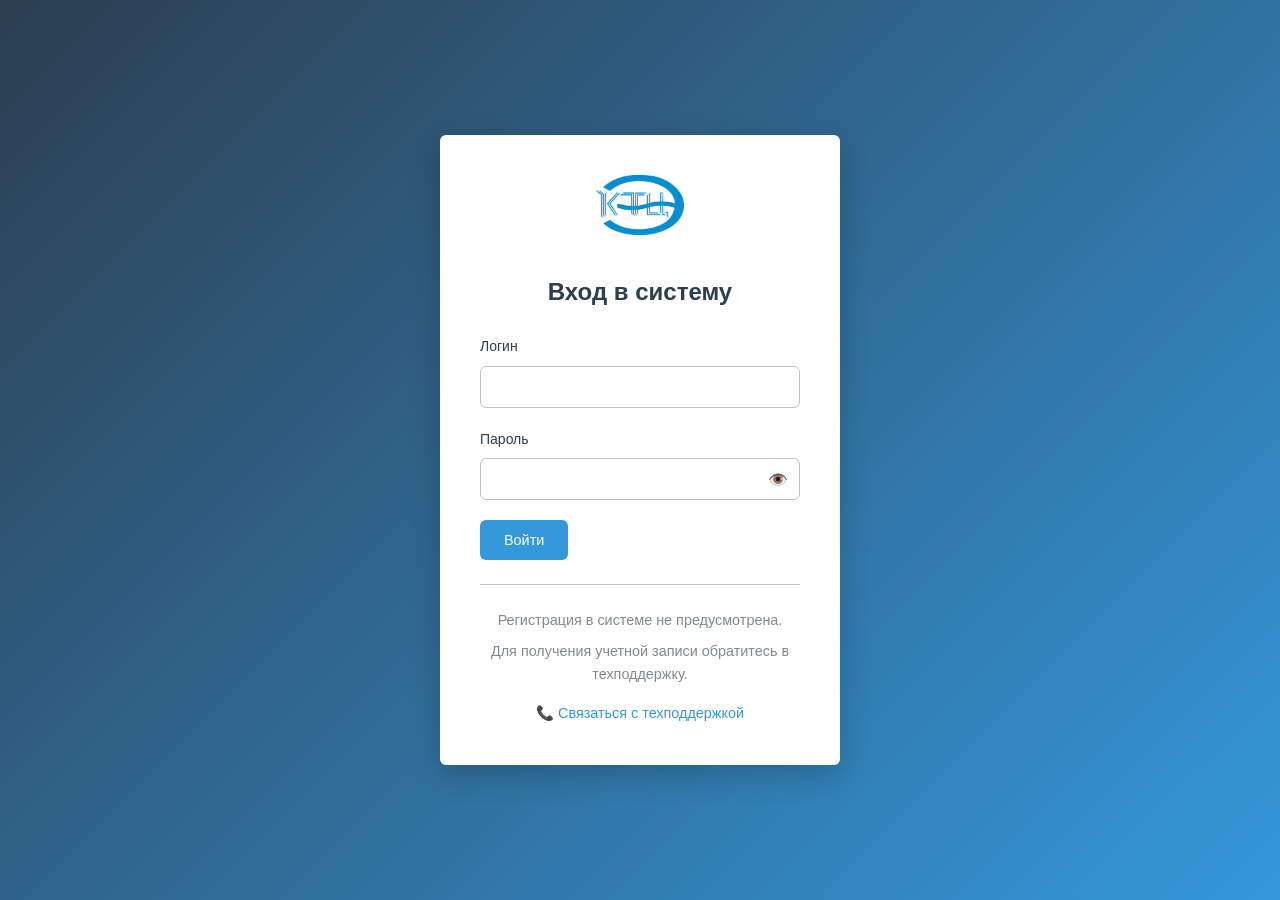
<file: index.html>
<!DOCTYPE html>
<html lang="ru">
<head>
    <meta charset="UTF-8">
    <meta name="viewport" content="width=device-width, initial-scale=1.0">
    <title>Вход в систему - Управление инвестиционными проектами</title>
    <link rel="stylesheet" href="css/styles.css">
    <link rel="stylesheet" href="css/auth.css">
</head>
<body class="auth-page">
    <div class="auth-container">
        <div class="auth-logo">
            <img src="images/logo.png" alt="Логотип системы">
        </div>
        <form class="auth-form" id="loginForm">
            <h1>Вход в систему</h1>
            <div class="form-group">
                <label for="username">Логин</label>
                <input type="text" id="username" required>
            </div>
            <div class="form-group">
                <label for="password">Пароль</label>
                <div class="password-input">
                    <input type="password" id="password" required>
                    <button type="button" class="toggle-password">👁️</button>
                </div>
            </div>
            <button type="submit" class="btn-primary">Войти</button>
            <div class="auth-info">
                <p>Регистрация в системе не предусмотрена.</p>
                <p>Для получения учетной записи обратитесь в техподдержку.</p>
                <a href="mailto:support@company.ru" class="support-link">📞 Связаться с техподдержкой</a>
            </div>
        </form>
    </div>
    <script src="js/auth.js"></script>
</body>
</html>
</file>
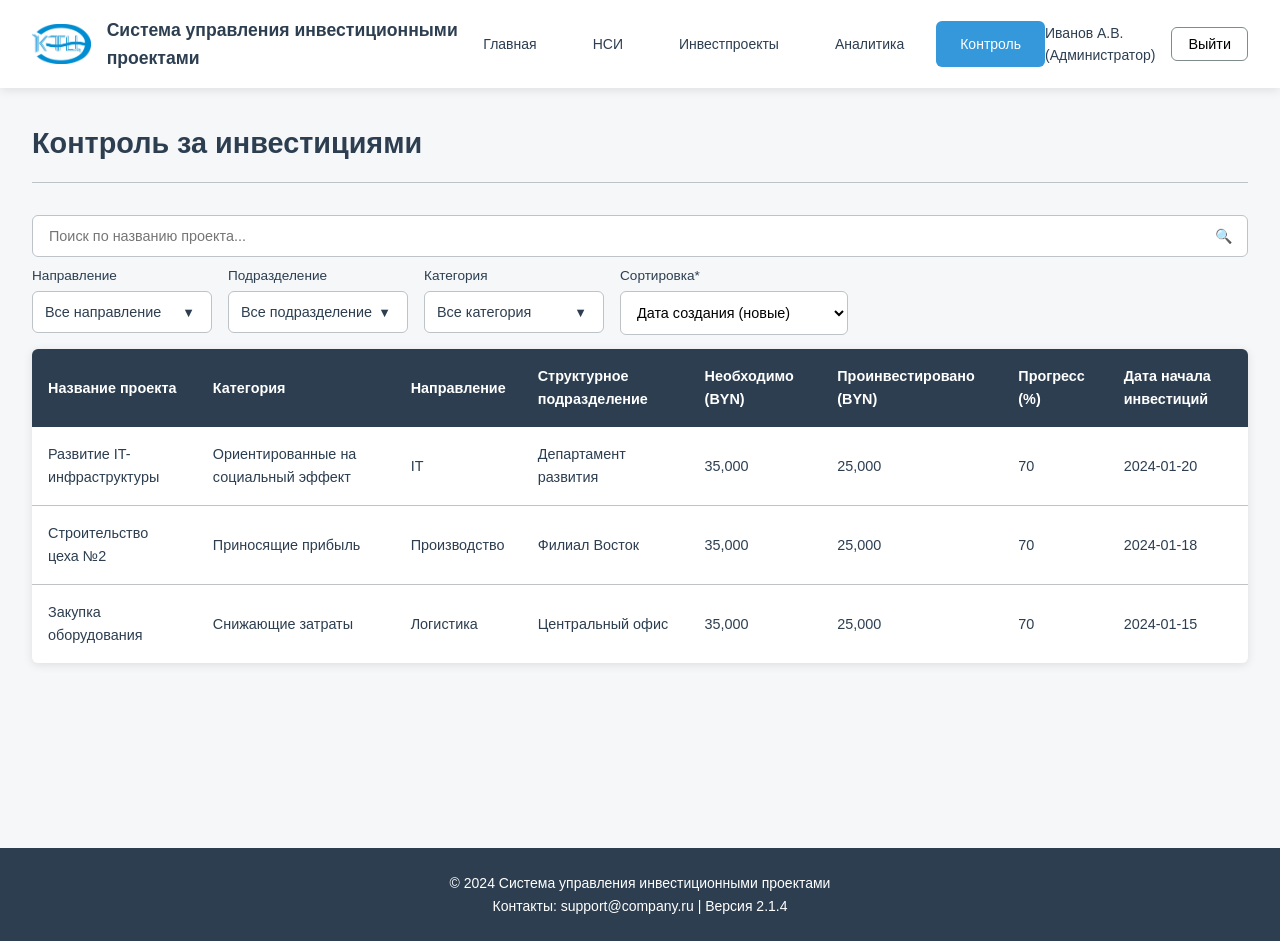
<file: control.html>
<!DOCTYPE html>
<html lang="ru">

<head>
    <meta charset="UTF-8">
    <meta name="viewport" content="width=device-width, initial-scale=1.0">
    <title>Контроль - Управление инвестиционными проектами</title>
    <link rel="stylesheet" href="css/styles.css">
    <link rel="stylesheet" href="css/control.css">
</head>

<body>
    <header class="main-header">
        <div class="header-content">
            <a href="home.html" class="logo-link">
                <img src="images/logo.png" alt="Логотип системы" class="logo">
                <span class="system-name">Система управления инвестиционными проектами</span>
            </a>
            <nav class="main-nav">
                <a href="home.html" class="nav-link">Главная</a>
                <a href="nsi.html" class="nav-link">НСИ</a>
                <a href="projects.html" class="nav-link">Инвестпроекты</a>
                <a href="analytics.html" class="nav-link">Аналитика</a>
                <a href="control.html" class="nav-link active">Контроль</a>
            </nav>
            <div class="user-menu">
                <span class="user-name">Иванов А.В.<br />(Администратор)</span>
                <button class="logout-btn">Выйти</button>
            </div>
        </div>
    </header>

    <main class="main-content">
        <div class="control-container">
            <div class="page-header">
                <h1>Контроль за инвестициями</h1>
            </div>

            <div class="projects-controls">
                <div class="search-box">
                    <input type="text" class="project-search" data-tab="control" placeholder="Поиск по названию проекта...">
                    <span class="search-icon">🔍</span>
                </div>
                <div class="filters">
                    <!-- Направление -->
                    <div class="filter-group">
                        <span>Направление</span>
                        <div class="dropdown-checkbox" data-filter="direction" data-tab="control">
                            <button class="dropdown-trigger btn-secondary" type="button">Все направления</button>
                            <div class="dropdown-menu">
                                <label class="checkbox-label">
                                    <input type="checkbox" value="IT" checked>
                                    <span class="checkmark"></span>IT
                                </label>
                                <label class="checkbox-label">
                                    <input type="checkbox" value="Производство" checked>
                                    <span class="checkmark"></span>Производство
                                </label>
                                <label class="checkbox-label">
                                    <input type="checkbox" value="Логистика" checked>
                                    <span class="checkmark"></span>Логистика
                                </label>
                            </div>
                        </div>
                    </div>
                    <!-- Подразделение -->
                    <div class="filter-group">
                        <span>Подразделение</span>
                        <div class="dropdown-checkbox" data-filter="department" data-tab="control">
                            <button class="dropdown-trigger btn-secondary" type="button">Все подразделения</button>
                            <div class="dropdown-menu">
                                <label class="checkbox-label">
                                    <input type="checkbox" value="Департамент развития" checked>
                                    <span class="checkmark"></span>Департамент развития
                                </label>
                                <label class="checkbox-label">
                                    <input type="checkbox" value="Филиал Восток" checked>
                                    <span class="checkmark"></span>Филиал Восток
                                </label>
                                <label class="checkbox-label">
                                    <input type="checkbox" value="Центральный офис" checked>
                                    <span class="checkmark"></span>Центральный офис
                                </label>
                            </div>
                        </div>
                    </div>
                    <!-- Категория -->
                    <div class="filter-group">
                        <span>Категория</span>
                        <div class="dropdown-checkbox" data-filter="category" data-tab="control">
                            <button class="dropdown-trigger btn-secondary" type="button">Все категории</button>
                            <div class="dropdown-menu">
                                <label class="checkbox-label">
                                    <input type="checkbox" value="Ориентированные на социальный эффект" checked>
                                    <span class="checkmark"></span>Ориентированные на социальный эффект
                                </label>
                                <label class="checkbox-label">
                                    <input type="checkbox" value="Приносящие прибыль" checked>
                                    <span class="checkmark"></span>Приносящие прибыль
                                </label>
                                <label class="checkbox-label">
                                    <input type="checkbox" value="Снижающие затраты" checked>
                                    <span class="checkmark"></span>Снижающие затраты
                                </label>
                            </div>
                        </div>
                    </div>
                    <!-- Сортировка -->
                    <div class="filter-group">
                        <span>Сортировка*</span>
                        <select class="filter-select" data-tab="control">
                            <option value="date">Дата создания (новые)</option>
                            <option value="name">Название (А-Я)</option>
                            <option value="progress-desc">Прогресс (по убыванию)</option>
                            <option value="progress-asc">Прогресс (по возрастанию)</option>
                        </select>
                    </div>
                </div>
            </div>

            <div class="projects-list">
                <table class="projects-table">
                    <thead>
                        <tr>
                            <th>Название проекта</th>
                            <th>Категория</th>
                            <th>Направление</th>
                            <th>Структурное подразделение</th>
                            <th>Необходимо (BYN)</th>
                            <th>Проинвестировано (BYN)</th>
                            <th>Прогресс (%)</th>
                            <th>Дата начала инвестиций</th>
                        </tr>
                    </thead>
                    <tbody id="control-table-body">
                        <!-- Данные будут вставлены через JS -->
                    </tbody>
                </table>
            </div>
        </div>
    </main>

    <footer class="main-footer">
        <div class="footer-content">
            <p>© 2024 Система управления инвестиционными проектами</p>
            <p>Контакты: <a href="mailto:support@company.ru">support@company.ru</a> | Версия 2.1.4</p>
        </div>
    </footer>

    <script src="js/control.js"></script>
</body>

</html>
</file>
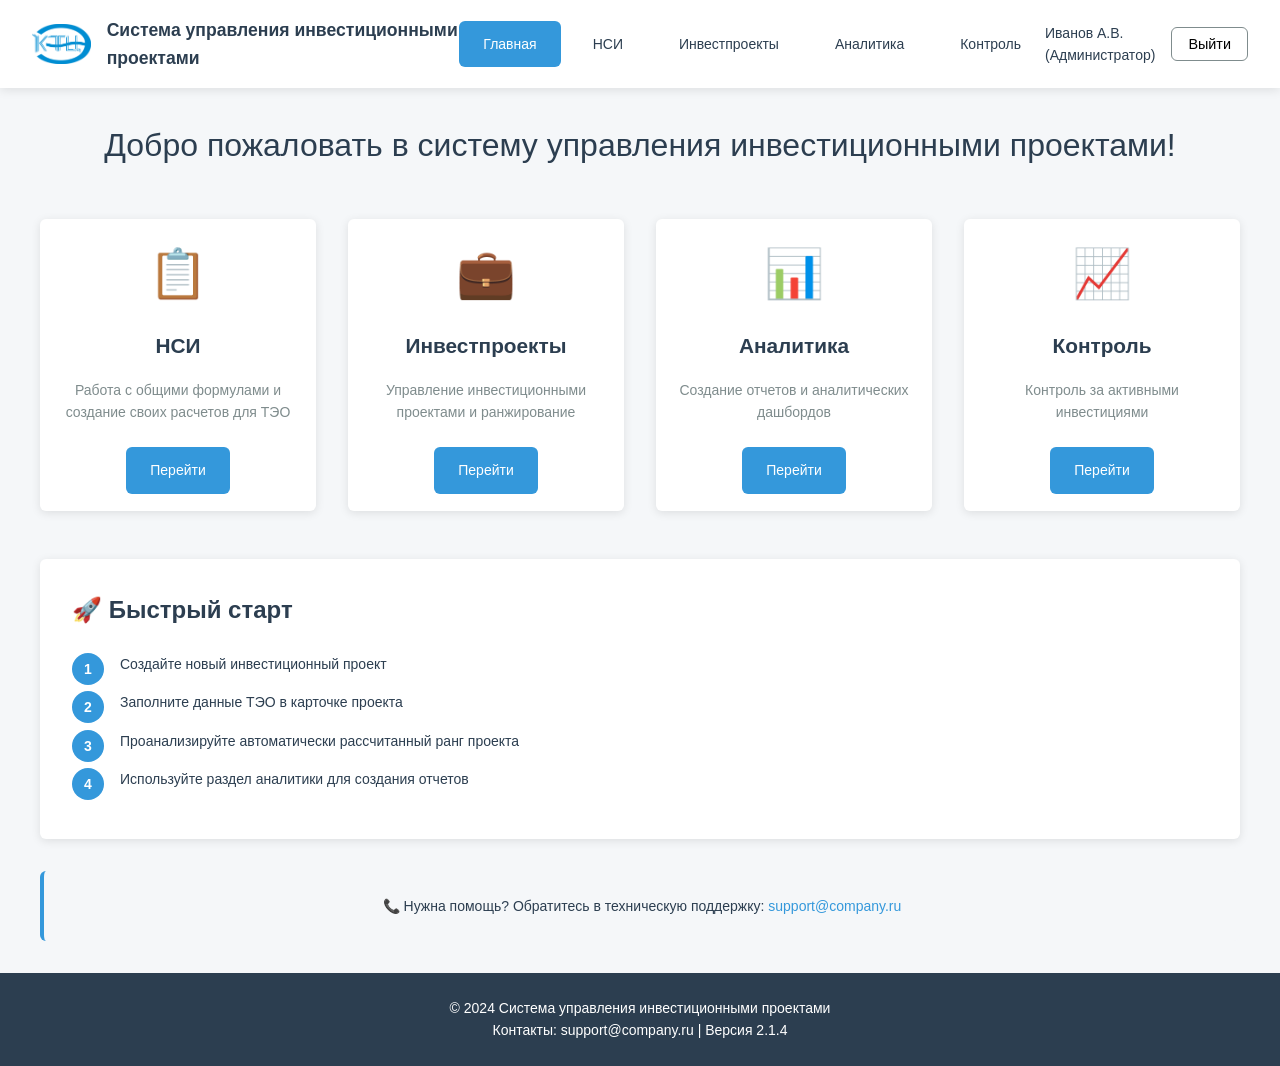
<file: home.html>
<!DOCTYPE html>
<html lang="ru">

<head>
    <meta charset="UTF-8">
    <meta name="viewport" content="width=device-width, initial-scale=1.0">
    <title>Главная - Управление инвестиционными проектами</title>
    <link rel="stylesheet" href="css/styles.css">
    <link rel="stylesheet" href="css/dashboard.css">
</head>

<body>
    <header class="main-header">
        <div class="header-content">
            <a href="home.html" class="logo-link">
                <img src="images/logo.png" alt="Логотип системы" class="logo">
                <span class="system-name">Система управления инвестиционными проектами</span>
            </a>
            <nav class="main-nav">
                <a href="home.html" class="nav-link active">Главная</a>
                <a href="nsi.html" class="nav-link">НСИ</a>
                <a href="projects.html" class="nav-link">Инвестпроекты</a>
                <a href="analytics.html" class="nav-link">Аналитика</a>
                <a href="control.html" class="nav-link">Контроль</a>
            </nav>
            <div class="user-menu">
                <span class="user-name">Иванов А.В.<br/>(Администратор)</span>
                <button class="logout-btn">Выйти</button>
            </div>
        </div>
    </header>

    <main class="main-content">
        <div class="dashboard-container">
            <h1 class="welcome-title">Добро пожаловать в систему управления инвестиционными проектами!</h1>

            <div class="feature-cards">
                <div class="feature-card">
                    <div class="card-icon">📋</div>
                    <h3>НСИ</h3>
                    <p>Работа с общими формулами и создание своих расчетов для ТЭО</p>
                    <a href="nsi.html" class="card-link">Перейти</a>
                </div>

                <div class="feature-card">
                    <div class="card-icon">💼</div>
                    <h3>Инвестпроекты</h3>
                    <p>Управление инвестиционными проектами и ранжирование</p>
                    <a href="projects.html" class="card-link">Перейти</a>
                </div>

                <div class="feature-card">
                    <div class="card-icon">📊</div>
                    <h3>Аналитика</h3>
                    <p>Создание отчетов и аналитических дашбордов</p>
                    <a href="analytics.html" class="card-link">Перейти</a>
                </div>

                <div class="feature-card">
                    <div class="card-icon">📈</div>
                    <h3>Контроль</h3>
                    <p>Контроль за  активными инвестициями</p>
                    <a href="control.html" class="card-link">Перейти</a>
                </div>
            </div>

            <div class="quick-start">
                <h2>🚀 Быстрый старт</h2>
                <ol class="steps-list">
                    <li>Создайте новый инвестиционный проект</li>
                    <li>Заполните данные ТЭО в карточке проекта</li>
                    <li>Проанализируйте автоматически рассчитанный ранг проекта</li>
                    <li>Используйте раздел аналитики для создания отчетов</li>
                </ol>
            </div>

            <div class="support-info">
                <p>📞 Нужна помощь? Обратитесь в техническую поддержку: <a
                        href="mailto:support@company.ru">support@company.ru</a></p>
            </div>
        </div>
    </main>

    <footer class="main-footer">
        <div class="footer-content">
            <p>© 2024 Система управления инвестиционными проектами</p>
            <p>Контакты: <a href="mailto:support@company.ru">support@company.ru</a> | Версия 2.1.4</p>
        </div>
    </footer>

    <script src="js/dashbord.js"></script>
</body>

</html>
</file>
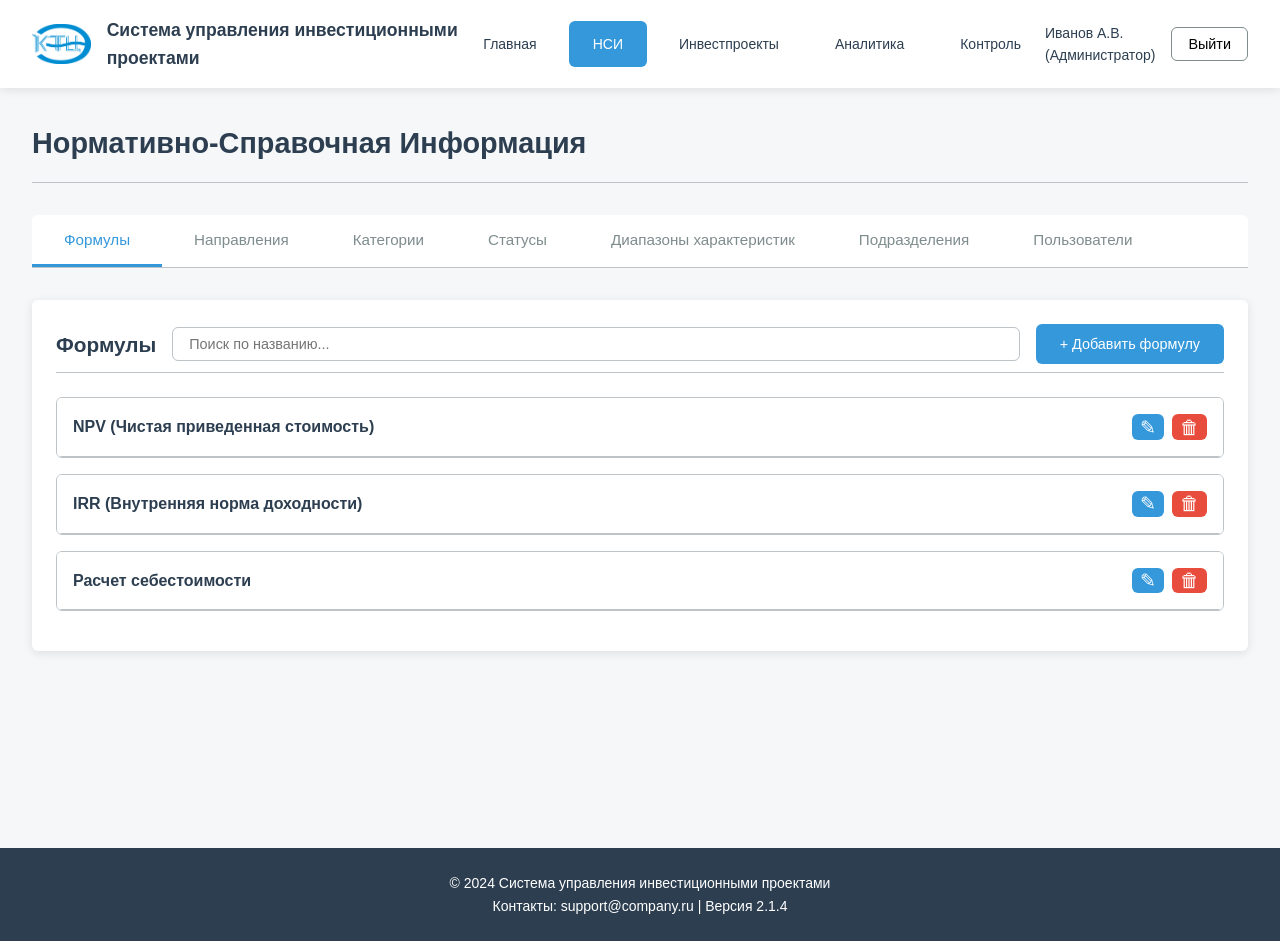
<file: nsi.html>
<!DOCTYPE html>
<html lang="ru">

<head>
    <meta charset="UTF-8">
    <meta name="viewport" content="width=device-width, initial-scale=1.0">
    <title>НСИ - Управление инвестиционными проектами</title>
    <link rel="stylesheet" href="css/styles.css">
    <link rel="stylesheet" href="css/nsi.css">
</head>

<body>
    <header class="main-header">
        <div class="header-content">
            <a href="home.html" class="logo-link">
                <img src="images/logo.png" alt="Логотип системы" class="logo">
                <span class="system-name">Система управления инвестиционными проектами</span>
            </a>
            <nav class="main-nav">
                <a href="home.html" class="nav-link">Главная</a>
                <a href="nsi.html" class="nav-link active">НСИ</a>
                <a href="projects.html" class="nav-link">Инвестпроекты</a>
                <a href="analytics.html" class="nav-link">Аналитика</a>
                <a href="control.html" class="nav-link">Контроль</a>
            </nav>
            <div class="user-menu">
                <span class="user-name">Иванов А.В.<br />(Администратор)</span>
                <button class="logout-btn">Выйти</button>
            </div>
        </div>
    </header>

    <main class="main-content">
        <div class="nsi-container">
            <div class="page-header">
                <h1>Нормативно-Справочная Информация</h1>
            </div>

            <!-- Вкладки -->
            <div class="nsi-tabs">
                <button class="tab-button active" data-tab="formuls">Формулы</button>
                <button class="tab-button" data-tab="directions">Направления</button>
                <button class="tab-button" data-tab="categories">Категории</button>
                <button class="tab-button" data-tab="statuses">Статусы</button>
                <button class="tab-button" data-tab="ranges">Диапазоны характеристик</button>
                <button class="tab-button" data-tab="divisions">Подразделения</button>
                <button class="tab-button" data-tab="users">Пользователи</button>
            </div>

            <!-- Вкладка Формулы -->
            <div id="formuls" class="tab-pane active">
                <div class="section-card">
                    <div class="card-header">
                        <h2>Формулы</h2>
                        <input type="text" class="search-input" data-tab="formuls" placeholder="Поиск по названию...">
                        <button class="btn-primary add-item-btn" data-type="formula">+ Добавить формулу</button>
                    </div>
                    <div class="items-list" id="formuls-list">
                        <div class="list-item" data-id="1">
                            <div class="item-header">
                                <h4>NPV (Чистая приведенная стоимость)</h4>
                                <div class="item-actions">
                                    <button class="btn-edit-item" title="Редактировать">✎</button>
                                    <button class="btn-delete-item" title="Удалить">🗑</button>
                                </div>
                            </div>
                            <div class="item-content">
                                <div class="formula-expression">NPV = ∑(Ct / (1 + r)^t) - C₀</div>
                                <div class="item-description">
                                    <p><strong>Описание:</strong> Показывает разницу между текущей стоимостью денежных поступлений и текущей стоимостью денежных выплат.</p>
                                    <p><strong>Где:</strong> Ct - денежный поток в период t, r - ставка дисконтирования, C₀ - первоначальные инвестиции</p>
                                </div>
                            </div>
                        </div>
                        <div class="list-item" data-id="2">
                            <div class="item-header">
                                <h4>IRR (Внутренняя норма доходности)</h4>
                                <div class="item-actions">
                                    <button class="btn-edit-item" title="Редактировать">✎</button>
                                    <button class="btn-delete-item" title="Удалить">🗑</button>
                                </div>
                            </div>
                            <div class="item-content">
                                <div class="formula-expression">NPV = 0 = ∑(Ct / (1 + IRR)^t) - C₀</div>
                                <div class="item-description">
                                    <p><strong>Описание:</strong> Ставка дисконтирования, при которой чистая приведенная стоимость равна нулю.</p>
                                </div>
                            </div>
                        </div>
                        <div class="list-item" data-id="3">
                            <div class="item-header">
                                <h4>Расчет себестоимости</h4>
                                <div class="item-actions">
                                    <button class="btn-edit-item" title="Редактировать">✎</button>
                                    <button class="btn-delete-item" title="Удалить">🗑</button>
                                </div>
                            </div>
                            <div class="item-content">
                                <div class="formula-expression">Себестоимость = Прямые затраты + Косвенные затраты</div>
                                <div class="item-description">
                                    <p><strong>Описание:</strong> Расчет полной себестоимости продукции.</p>
                                </div>
                            </div>
                        </div>
                    </div>
                </div>
            </div>

            <!-- Вкладка Направления -->
            <div id="directions" class="tab-pane">
                <div class="section-card">
                    <div class="card-header">
                        <h2>Направления</h2>
                        <input type="text" class="search-input" data-tab="directions" placeholder="Поиск по названию...">
                        <button class="btn-primary add-item-btn" data-type="direction">+ Добавить направление</button>
                    </div>
                    <div class="items-list" id="directions-list">
                        <div class="list-item" data-id="1">
                            <div class="item-header">
                                <h4>Капитальное строительство (КС)</h4>
                                <div class="item-actions">
                                    <button class="btn-edit-item" title="Редактировать">✎</button>
                                    <button class="btn-delete-item" title="Удалить">🗑</button>
                                </div>
                            </div>
                            <div class="item-content">
                                <p><strong>Описание:</strong> Строительство новых зданий, сооружений, объектов инфраструктуры.</p>
                            </div>
                        </div>
                        <div class="list-item" data-id="2">
                            <div class="item-header">
                                <h4>Оборудование, не входящее в смету (ОБ)</h4>
                                <div class="item-actions">
                                    <button class="btn-edit-item" title="Редактировать">✎</button>
                                    <button class="btn-delete-item" title="Удалить">🗑</button>
                                </div>
                            </div>
                            <div class="item-content">
                                <p><strong>Описание:</strong> Приобретение оборудования, которое не включается в смету строительства.</p>
                            </div>
                        </div>
                        <div class="list-item" data-id="3">
                            <div class="item-header">
                                <h4>Приобретение ТС, ПЖдС (ТС/ПЖдС)</h4>
                                <div class="item-actions">
                                    <button class="btn-edit-item" title="Редактировать">✎</button>
                                    <button class="btn-delete-item" title="Удалить">🗑</button>
                                </div>
                            </div>
                            <div class="item-content">
                                <p><strong>Описание:</strong> Приобретение транспортных средств и подвижного железнодорожного состава, а также их техническое диагностирование с целью продления срока службы.</p>
                            </div>
                        </div>
                        <div class="list-item" data-id="4">
                            <div class="item-header">
                                <h4>Модернизация машин, оборудования, ТС (МОД)</h4>
                                <div class="item-actions">
                                    <button class="btn-edit-item" title="Редактировать">✎</button>
                                    <button class="btn-delete-item" title="Удалить">🗑</button>
                                </div>
                            </div>
                            <div class="item-content">
                                <p><strong>Описание:</strong> Дооборудование и модернизация существующих машин, оборудования и транспортных средств.</p>
                            </div>
                        </div>
                        <div class="list-item" data-id="5">
                            <div class="item-header">
                                <h4>Проектно-изыскательные работы (ПИР)</h4>
                                <div class="item-actions">
                                    <button class="btn-edit-item" title="Редактировать">✎</button>
                                    <button class="btn-delete-item" title="Удалить">🗑</button>
                                </div>
                            </div>
                            <div class="item-content">
                                <p><strong>Описание:</strong> Разработка проектной документации, проведение инженерных изысканий.</p>
                            </div>
                        </div>
                        <div class="list-item" data-id="6">
                            <div class="item-header">
                                <h4>Объекты натуральной собственности (ОНС)</h4>
                                <div class="item-actions">
                                    <button class="btn-edit-item" title="Редактировать">✎</button>
                                    <button class="btn-delete-item" title="Удалить">🗑</button>
                                </div>
                            </div>
                            <div class="item-content">
                                <p><strong>Описание:</strong> Приобретение или создание объектов природных ресурсов (земля, леса и т.п.).</p>
                            </div>
                        </div>
                    </div>
                </div>
            </div>

            <!-- Вкладка Категории -->
            <div id="categories" class="tab-pane">
                <div class="section-card">
                    <div class="card-header">
                        <h2>Категории</h2>
                        <input type="text" class="search-input" data-tab="categories" placeholder="Поиск по названию...">
                        <button class="btn-primary add-item-btn" data-type="category">+ Добавить категорию</button>
                    </div>
                    <div class="items-list" id="categories-list">
                        <div class="list-item" data-id="1">
                            <div class="item-header">
                                <h4>Приносящие прибыль</h4>
                                <div class="item-actions">
                                    <button class="btn-edit-item" title="Редактировать">✎</button>
                                    <button class="btn-delete-item" title="Удалить">🗑</button>
                                </div>
                            </div>
                            <div class="item-content">
                                <p><strong>Описание:</strong> Проекты, инвестиции в которые в будущем принесут прибыль.</p>
                            </div>
                        </div>
                        <div class="list-item" data-id="2">
                            <div class="item-header">
                                <h4>Снижающие затраты</h4>
                                <div class="item-actions">
                                    <button class="btn-edit-item" title="Редактировать">✎</button>
                                    <button class="btn-delete-item" title="Удалить">🗑</button>
                                </div>
                            </div>
                            <div class="item-content">
                                <p><strong>Описание:</strong> Проекты, инвестирование в которые в будущем снизит затраты на что-либо.</p>
                            </div>
                        </div>
                        <div class="list-item" data-id="3">
                            <div class="item-header">
                                <h4>Ориентированные на социальный эффект</h4>
                                <div class="item-actions">
                                    <button class="btn-edit-item" title="Редактировать">✎</button>
                                    <button class="btn-delete-item" title="Удалить">🗑</button>
                                </div>
                            </div>
                            <div class="item-content">
                                <p><strong>Описание:</strong> Проекты, которые не приносят прибыль, но положительно влияют на отношение сотрудников и клиентов.</p>
                            </div>
                        </div>
                    </div>
                </div>
            </div>

            <!-- Вкладка Статусы (с цветами) -->
            <div id="statuses" class="tab-pane">
                <div class="section-card">
                    <div class="card-header">
                        <h2>Статусы</h2>
                        <input type="text" class="search-input" data-tab="statuses" placeholder="Поиск по названию...">
                        <button class="btn-primary add-item-btn" data-type="status">+ Добавить статус</button>
                    </div>
                    <div class="items-list" id="statuses-list">
                        <div class="list-item status-item status-chernovik" data-id="1">
                            <div class="item-header">
                                <h4>Черновик</h4>
                                <div class="item-actions">
                                    <button class="btn-edit-item" title="Редактировать">✎</button>
                                    <button class="btn-delete-item" title="Удалить">🗑</button>
                                </div>
                            </div>
                            <div class="item-content">
                                <p><strong>Описание:</strong> Начальный этап, проект в разработке.</p>
                            </div>
                        </div>
                        <div class="list-item status-item status-podan" data-id="2">
                            <div class="item-header">
                                <h4>Подан</h4>
                                <div class="item-actions">
                                    <button class="btn-edit-item" title="Редактировать">✎</button>
                                    <button class="btn-delete-item" title="Удалить">🗑</button>
                                </div>
                            </div>
                            <div class="item-content">
                                <p><strong>Описание:</strong> Заявка подана, ожидает рассмотрения.</p>
                            </div>
                        </div>
                        <div class="list-item status-item status-na-rassmotrenii" data-id="3">
                            <div class="item-header">
                                <h4>На рассмотрении</h4>
                                <div class="item-actions">
                                    <button class="btn-edit-item" title="Редактировать">✎</button>
                                    <button class="btn-delete-item" title="Удалить">🗑</button>
                                </div>
                            </div>
                            <div class="item-content">
                                <p><strong>Описание:</strong> Заявка находится на рассмотрении.</p>
                            </div>
                        </div>
                        <div class="list-item status-item status-odobren" data-id="4">
                            <div class="item-header">
                                <h4>Одобрен</h4>
                                <div class="item-actions">
                                    <button class="btn-edit-item" title="Редактировать">✎</button>
                                    <button class="btn-delete-item" title="Удалить">🗑</button>
                                </div>
                            </div>
                            <div class="item-content">
                                <p><strong>Описание:</strong> Проект одобрен к реализации.</p>
                            </div>
                        </div>
                        <div class="list-item status-item status-na-dorabotke" data-id="5">
                            <div class="item-header">
                                <h4>На доработке</h4>
                                <div class="item-actions">
                                    <button class="btn-edit-item" title="Редактировать">✎</button>
                                    <button class="btn-delete-item" title="Удалить">🗑</button>
                                </div>
                            </div>
                            <div class="item-content">
                                <p><strong>Описание:</strong> Требуется доработка заявки.</p>
                            </div>
                        </div>
                        <div class="list-item status-item status-otklonen" data-id="6">
                            <div class="item-header">
                                <h4>Отклонен</h4>
                                <div class="item-actions">
                                    <button class="btn-edit-item" title="Редактировать">✎</button>
                                    <button class="btn-delete-item" title="Удалить">🗑</button>
                                </div>
                            </div>
                            <div class="item-content">
                                <p><strong>Описание:</strong> Заявка отклонена.</p>
                            </div>
                        </div>
                        <div class="list-item status-item status-aktiven" data-id="7">
                            <div class="item-header">
                                <h4>Активен</h4>
                                <div class="item-actions">
                                    <button class="btn-edit-item" title="Редактировать">✎</button>
                                    <button class="btn-delete-item" title="Удалить">🗑</button>
                                </div>
                            </div>
                            <div class="item-content">
                                <p><strong>Описание:</strong> Проект в активной стадии.</p>
                            </div>
                        </div>
                        <div class="list-item status-item status-zavershen" data-id="8">
                            <div class="item-header">
                                <h4>Завершен</h4>
                                <div class="item-actions">
                                    <button class="btn-edit-item" title="Редактировать">✎</button>
                                    <button class="btn-delete-item" title="Удалить">🗑</button>
                                </div>
                            </div>
                            <div class="item-content">
                                <p><strong>Описание:</strong> Проект успешно завершён.</p>
                            </div>
                        </div>
                    </div>
                </div>
            </div>

            <!-- Вкладка Диапазоны характеристик -->
            <div id="ranges" class="tab-pane">
                <div class="section-card">
                    <div class="card-header">
                        <h2>Диапазоны характеристик</h2>
                        <input type="text" class="search-input" data-tab="ranges" placeholder="Поиск по названию...">
                        <button class="btn-primary add-item-btn" data-type="range">+ Добавить диапазон</button>
                    </div>
                    <div class="items-list" id="ranges-list">
                        <div class="list-item" data-id="1">
                            <div class="item-header">
                                <h4>Бюджет проекта (тыс. руб.)</h4>
                                <div class="item-actions">
                                    <button class="btn-edit-item" title="Редактировать">✎</button>
                                    <button class="btn-delete-item" title="Удалить">🗑</button>
                                </div>
                            </div>
                            <div class="item-content">
                                <table class="range-table">
                                    <thead>
                                        <tr><th>Диапазон</th><th>Балл</th></tr>
                                    </thead>
                                    <tbody>
                                        <tr><td>0 - 1000</td><td>1</td></tr>
                                        <tr><td>1001 - 5000</td><td>2</td></tr>
                                        <tr><td>5001 - 10000</td><td>3</td></tr>
                                        <tr><td>> 10000</td><td>4</td></tr>
                                    </tbody>
                                </table>
                            </div>
                        </div>
                        <div class="list-item" data-id="2">
                            <div class="item-header">
                                <h4>Срок окупаемости (лет)</h4>
                                <div class="item-actions">
                                    <button class="btn-edit-item" title="Редактировать">✎</button>
                                    <button class="btn-delete-item" title="Удалить">🗑</button>
                                </div>
                            </div>
                            <div class="item-content">
                                <table class="range-table">
                                    <thead>
                                        <tr><th>Диапазон</th><th>Балл</th></tr>
                                    </thead>
                                    <tbody>
                                        <tr><td>0 - 2</td><td>3</td></tr>
                                        <tr><td>2.1 - 4</td><td>2</td></tr>
                                        <tr><td>> 4</td><td>1</td></tr>
                                    </tbody>
                                </table>
                            </div>
                        </div>
                        <div class="list-item" data-id="3">
                            <div class="item-header">
                                <h4>Рентабельность (%)</h4>
                                <div class="item-actions">
                                    <button class="btn-edit-item" title="Редактировать">✎</button>
                                    <button class="btn-delete-item" title="Удалить">🗑</button>
                                </div>
                            </div>
                            <div class="item-content">
                                <table class="range-table">
                                    <thead>
                                        <tr><th>Диапазон</th><th>Балл</th></tr>
                                    </thead>
                                    <tbody>
                                        <tr><td>0 - 5</td><td>1</td></tr>
                                        <tr><td>6 - 15</td><td>2</td></tr>
                                        <tr><td>> 15</td><td>3</td></tr>
                                    </tbody>
                                </table>
                            </div>
                        </div>
                        <div class="list-item" data-id="4">
                            <div class="item-header">
                                <h4>Риск проекта (уровень)</h4>
                                <div class="item-actions">
                                    <button class="btn-edit-item" title="Редактировать">✎</button>
                                    <button class="btn-delete-item" title="Удалить">🗑</button>
                                </div>
                            </div>
                            <div class="item-content">
                                <table class="range-table">
                                    <thead>
                                        <tr><th>Диапазон</th><th>Балл</th></tr>
                                    </thead>
                                    <tbody>
                                        <tr><td>Низкий</td><td>3</td></tr>
                                        <tr><td>Средний</td><td>2</td></tr>
                                        <tr><td>Высокий</td><td>1</td></tr>
                                    </tbody>
                                </table>
                            </div>
                        </div>
                    </div>
                </div>
            </div>

            <!-- Вкладка Подразделения (НОДы) -->
            <div id="divisions" class="tab-pane">
                <div class="section-card">
                    <div class="card-header">
                        <h2>Подразделения (НОДы)</h2>
                        <input type="text" class="search-input" data-tab="divisions" placeholder="Поиск по названию...">
                        <button class="btn-primary add-item-btn" data-type="division">+ Добавить подразделение</button>
                    </div>
                    <div class="items-list" id="divisions-list">
                        <div class="list-item" data-id="1">
                            <div class="item-header">
                                <h4>НОД-1 (Минское отделение)</h4>
                                <div class="item-actions">
                                    <button class="btn-edit-item" title="Редактировать">✎</button>
                                    <button class="btn-delete-item" title="Удалить">🗑</button>
                                </div>
                            </div>
                            <div class="item-content">
                                <p><strong>Описание:</strong> Минское отделение Белорусской железной дороги.</p>
                            </div>
                        </div>
                        <div class="list-item" data-id="2">
                            <div class="item-header">
                                <h4>НОД-2 (Барановичское отделение)</h4>
                                <div class="item-actions">
                                    <button class="btn-edit-item" title="Редактировать">✎</button>
                                    <button class="btn-delete-item" title="Удалить">🗑</button>
                                </div>
                            </div>
                            <div class="item-content">
                                <p><strong>Описание:</strong> Барановичское отделение Белорусской железной дороги.</p>
                            </div>
                        </div>
                        <div class="list-item" data-id="3">
                            <div class="item-header">
                                <h4>НОД-3 (Брестское отделение)</h4>
                                <div class="item-actions">
                                    <button class="btn-edit-item" title="Редактировать">✎</button>
                                    <button class="btn-delete-item" title="Удалить">🗑</button>
                                </div>
                            </div>
                            <div class="item-content">
                                <p><strong>Описание:</strong> Брестское отделение Белорусской железной дороги.</p>
                            </div>
                        </div>
                        <div class="list-item" data-id="4">
                            <div class="item-header">
                                <h4>НОД-4 (Гомельское отделение)</h4>
                                <div class="item-actions">
                                    <button class="btn-edit-item" title="Редактировать">✎</button>
                                    <button class="btn-delete-item" title="Удалить">🗑</button>
                                </div>
                            </div>
                            <div class="item-content">
                                <p><strong>Описание:</strong> Гомельское отделение Белорусской железной дороги.</p>
                            </div>
                        </div>
                        <div class="list-item" data-id="5">
                            <div class="item-header">
                                <h4>НОД-5 (Могилёвское отделение)</h4>
                                <div class="item-actions">
                                    <button class="btn-edit-item" title="Редактировать">✎</button>
                                    <button class="btn-delete-item" title="Удалить">🗑</button>
                                </div>
                            </div>
                            <div class="item-content">
                                <p><strong>Описание:</strong> Могилёвское отделение Белорусской железной дороги.</p>
                            </div>
                        </div>
                        <div class="list-item" data-id="6">
                            <div class="item-header">
                                <h4>НОД-6 (Витебское отделение)</h4>
                                <div class="item-actions">
                                    <button class="btn-edit-item" title="Редактировать">✎</button>
                                    <button class="btn-delete-item" title="Удалить">🗑</button>
                                </div>
                            </div>
                            <div class="item-content">
                                <p><strong>Описание:</strong> Витебское отделение Белорусской железной дороги.</p>
                            </div>
                        </div>
                    </div>
                </div>
            </div>

            <!-- Вкладка Пользователи -->
            <div id="users" class="tab-pane">
                <div class="section-card">
                    <div class="card-header">
                        <h2>Пользователи</h2>
                        <input type="text" class="search-input" data-tab="users" placeholder="Поиск по ФИО...">
                        <button class="btn-primary add-item-btn" data-type="user">+ Добавить пользователя</button>
                    </div>
                    <div class="items-list" id="users-list">
                        <div class="list-item" data-id="1">
                            <div class="item-header">
                                <h4>Иванов Иван Иванович</h4>
                                <div class="item-actions">
                                    <button class="btn-edit-item" title="Редактировать">✎</button>
                                    <button class="btn-delete-item" title="Удалить">🗑</button>
                                    <button class="btn-lock-item" title="Заблокировать">🔒</button>
                                </div>
                            </div>
                            <div class="item-content">
                                <div class="user-fields">
                                    <div class="field"><span class="field-label">Логин:</span> ivanov</div>
                                    <div class="field"><span class="field-label">Email:</span> ivanov@rail.by</div>
                                    <div class="field"><span class="field-label">Подразделение:</span> НОД-1 (Минское отделение)</div>
                                    <div class="field"><span class="field-label">Роль:</span> Администратор</div>
                                </div>
                            </div>
                        </div>
                        <div class="list-item" data-id="2">
                            <div class="item-header">
                                <h4>Петров Пётр Петрович</h4>
                                <div class="item-actions">
                                    <button class="btn-edit-item" title="Редактировать">✎</button>
                                    <button class="btn-delete-item" title="Удалить">🗑</button>
                                    <button class="btn-lock-item" title="Заблокировать">🔒</button>
                                </div>
                            </div>
                            <div class="item-content">
                                <div class="user-fields">
                                    <div class="field"><span class="field-label">Логин:</span> petrov</div>
                                    <div class="field"><span class="field-label">Email:</span> petrov@rail.by</div>
                                    <div class="field"><span class="field-label">Подразделение:</span> НОД-2 (Барановичское отделение)</div>
                                    <div class="field"><span class="field-label">Роль:</span> Заявитель</div>
                                </div>
                            </div>
                        </div>
                        <div class="list-item" data-id="3">
                            <div class="item-header">
                                <h4>Сидоров Сидор Сидорович</h4>
                                <div class="item-actions">
                                    <button class="btn-edit-item" title="Редактировать">✎</button>
                                    <button class="btn-delete-item" title="Удалить">🗑</button>
                                    <button class="btn-lock-item" title="Заблокировать">🔒</button>
                                </div>
                            </div>
                            <div class="item-content">
                                <div class="user-fields">
                                    <div class="field"><span class="field-label">Логин:</span> sidorov</div>
                                    <div class="field"><span class="field-label">Email:</span> sidorov@rail.by</div>
                                    <div class="field"><span class="field-label">Подразделение:</span> НОД-3 (Брестское отделение)</div>
                                    <div class="field"><span class="field-label">Роль:</span> Инвестор</div>
                                </div>
                            </div>
                        </div>
                    </div>
                </div>
            </div>
        </div>
    </main>

    <footer class="main-footer">
        <div class="footer-content">
            <p>© 2024 Система управления инвестиционными проектами</p>
            <p>Контакты: <a href="mailto:support@company.ru">support@company.ru</a> | Версия 2.1.4</p>
        </div>
    </footer>

    <script src="js/nsi.js"></script>
</body>

</html>
</file>
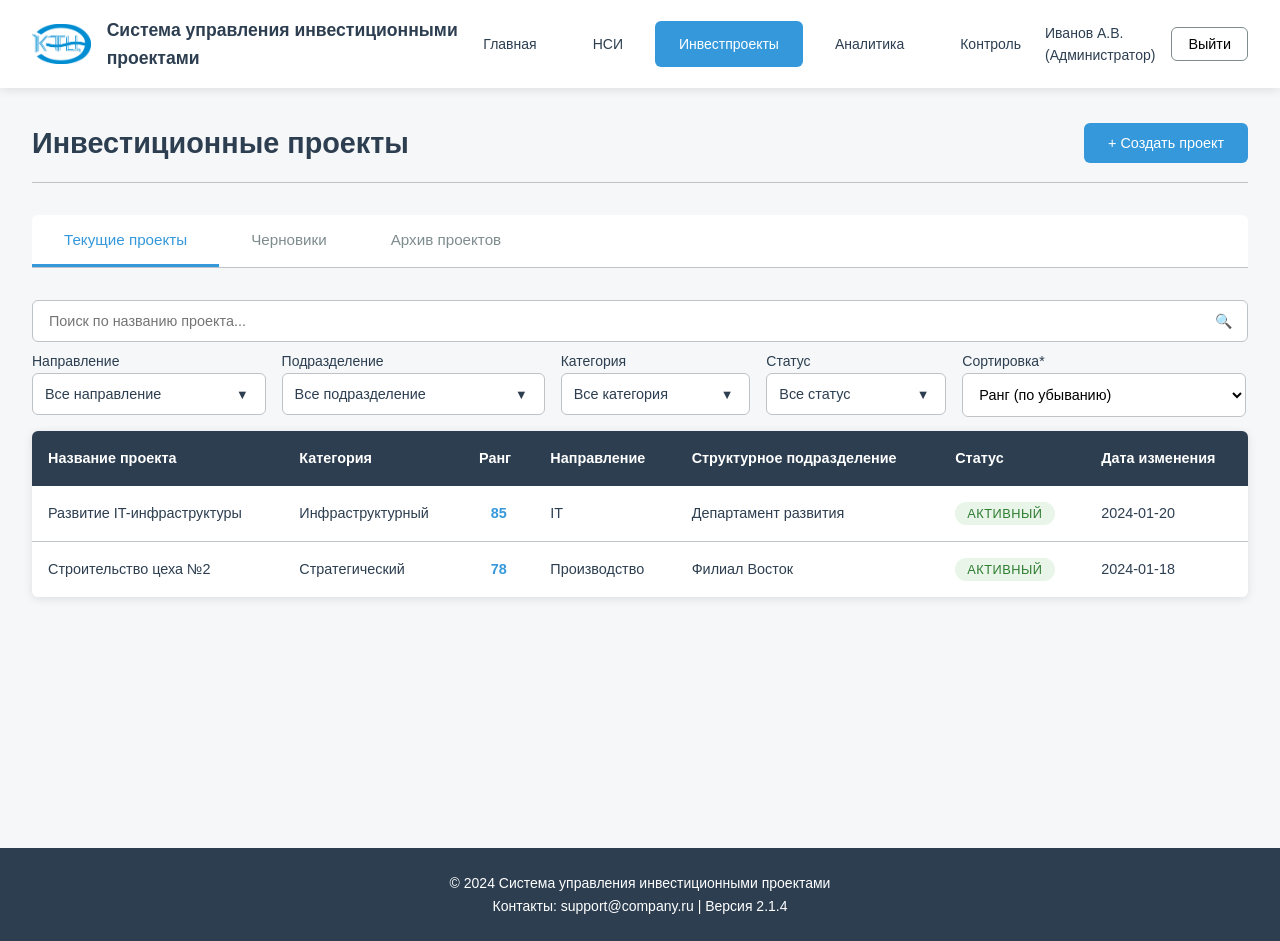
<file: projects.html>
<!DOCTYPE html>
<html lang="ru">

<head>
    <meta charset="UTF-8">
    <meta name="viewport" content="width=device-width, initial-scale=1.0">
    <title>Инвестиционные проекты - Управление инвестиционными проектами</title>
    <link rel="stylesheet" href="css/styles.css">
    <link rel="stylesheet" href="css/projects.css">
</head>

<body>
    <header class="main-header">
        <div class="header-content">
            <a href="home.html" class="logo-link">
                <img src="images/logo.png" alt="Логотип системы" class="logo">
                <span class="system-name">Система управления инвестиционными проектами</span>
            </a>
            <nav class="main-nav">
                <a href="home.html" class="nav-link">Главная</a>
                <a href="nsi.html" class="nav-link">НСИ</a>
                <a href="projects.html" class="nav-link active">Инвестпроекты</a>
                <a href="analytics.html" class="nav-link">Аналитика</a>
                <a href="control.html" class="nav-link">Контроль</a>
            </nav>
            <div class="user-menu">
                <span class="user-name">Иванов А.В.<br/>(Администратор)</span>
                <button class="logout-btn">Выйти</button>
            </div>
        </div>
    </header>

    <main class="main-content">
        <div class="projects-container">
            <div class="page-header">
                <h1>Инвестиционные проекты</h1>
                <button class="btn-primary" id="createProjectBtn">+ Создать проект</button>
            </div>

            <div class="teo-tabs">
                <button class="tab-button active" data-tab="current">Текущие проекты</button>
                <button class="tab-button" data-tab="drafts">Черновики</button>
                <button class="tab-button" data-tab="archive">Архив проектов</button>
            </div>

            <!-- Вкладка Текущие проекты -->
            <div id="current" class="tab-pane active">
                <div class="projects-controls">
                    <div class="search-box">
                        <input type="text" class="project-search" data-tab="current" placeholder="Поиск по названию проекта...">
                        <span class="search-icon">🔍</span>
                    </div>
                    <div class="filters">
                        <!-- Направление -->
                        <div class="filter-group">
                            <span>Направление</span>
                            <div class="dropdown-checkbox" data-filter="direction" data-tab="current">
                                <button class="dropdown-trigger btn-secondary" type="button">Все направления</button>
                                <div class="dropdown-menu">
                                    <label class="checkbox-label">
                                        <input type="checkbox" value="IT" checked>
                                        <span class="checkmark"></span>IT
                                    </label>
                                    <label class="checkbox-label">
                                        <input type="checkbox" value="Производство" checked>
                                        <span class="checkmark"></span>Производство
                                    </label>
                                    <label class="checkbox-label">
                                        <input type="checkbox" value="Логистика" checked>
                                        <span class="checkmark"></span>Логистика
                                    </label>
                                </div>
                            </div>
                        </div>
                        <!-- Подразделение -->
                        <div class="filter-group">
                            <span>Подразделение</span>
                            <div class="dropdown-checkbox" data-filter="department" data-tab="current">
                                <button class="dropdown-trigger btn-secondary" type="button">Все подразделения</button>
                                <div class="dropdown-menu">
                                    <label class="checkbox-label">
                                        <input type="checkbox" value="Департамент развития" checked>
                                        <span class="checkmark"></span>Департамент развития
                                    </label>
                                    <label class="checkbox-label">
                                        <input type="checkbox" value="Филиал Восток" checked>
                                        <span class="checkmark"></span>Филиал Восток
                                    </label>
                                    <label class="checkbox-label">
                                        <input type="checkbox" value="Центральный офис" checked>
                                        <span class="checkmark"></span>Центральный офис
                                    </label>
                                </div>
                            </div>
                        </div>
                        <!-- Категория -->
                        <div class="filter-group">
                            <span>Категория</span>
                            <div class="dropdown-checkbox" data-filter="category" data-tab="current">
                                <button class="dropdown-trigger btn-secondary" type="button">Все категории</button>
                                <div class="dropdown-menu">
                                    <label class="checkbox-label">
                                        <input type="checkbox" value="Стратегический" checked>
                                        <span class="checkmark"></span>Стратегический
                                    </label>
                                    <label class="checkbox-label">
                                        <input type="checkbox" value="Инфраструктурный" checked>
                                        <span class="checkmark"></span>Инфраструктурный
                                    </label>
                                    <label class="checkbox-label">
                                        <input type="checkbox" value="Инновационный" checked>
                                        <span class="checkmark"></span>Инновационный
                                    </label>
                                </div>
                            </div>
                        </div>
                        <!-- Статус (только для текущих) -->
                        <div class="filter-group">
                            <span>Статус</span>
                            <div class="dropdown-checkbox" data-filter="status" data-tab="current">
                                <button class="dropdown-trigger btn-secondary" type="button">Все статусы</button>
                                <div class="dropdown-menu">
                                    <label class="checkbox-label">
                                        <input type="checkbox" value="Активный" checked>
                                        <span class="checkmark"></span>Активный
                                    </label>
                                    <!-- Завершённых нет в текущих, но оставим для возможности -->
                                </div>
                            </div>
                        </div>
                        <!-- Сортировка -->
                        <div class="filter-group">
                            <span>Сортировка*</span>
                            <select class="filter-select" data-tab="current">
                                <option value="rank-desc">Ранг (по убыванию)</option>
                                <option value="rank-asc">Ранг (по возрастанию)</option>
                                <option value="date">Дата создания</option>
                                <option value="name">Название (А-Я)</option>
                            </select>
                        </div>  
                    </div>
                </div>
                <div class="projects-list">
                    <table class="projects-table">
                        <thead>
                            <tr>
                                <th>Название проекта</th>
                                <th>Категория</th>
                                <th>Ранг</th>
                                <th>Направление</th>
                                <th>Структурное подразделение</th>
                                <th>Статус</th>
                                <th>Дата изменения</th>
                            </tr>
                        </thead>
                        <tbody id="current-table-body"></tbody>
                    </table>
                </div>
            </div>

            <!-- Вкладка Черновики -->
            <div id="drafts" class="tab-pane">
                <div class="projects-controls">
                    <div class="search-box">
                        <input type="text" class="project-search" data-tab="drafts" placeholder="Поиск по названию проекта...">
                        <span class="search-icon">🔍</span>
                    </div>
                    <div class="filters">
                        <!-- Направление -->
                        <div class="filter-group">
                            <span>Направление</span>
                            <div class="dropdown-checkbox" data-filter="direction" data-tab="drafts">
                                <button class="dropdown-trigger btn-secondary" type="button">Все направления</button>
                                <div class="dropdown-menu">
                                    <label class="checkbox-label">
                                        <input type="checkbox" value="IT" checked>
                                        <span class="checkmark"></span>IT
                                    </label>
                                    <label class="checkbox-label">
                                        <input type="checkbox" value="Производство" checked>
                                        <span class="checkmark"></span>Производство
                                    </label>
                                    <label class="checkbox-label">
                                        <input type="checkbox" value="Логистика" checked>
                                        <span class="checkmark"></span>Логистика
                                    </label>
                                </div>
                            </div>
                        </div>
                        <!-- Подразделение -->
                        <div class="filter-group">
                            <span>Подразделение</span>
                            <div class="dropdown-checkbox" data-filter="department" data-tab="drafts">
                                <button class="dropdown-trigger btn-secondary" type="button">Все подразделения</button>
                                <div class="dropdown-menu">
                                    <label class="checkbox-label">
                                        <input type="checkbox" value="Департамент развития" checked>
                                        <span class="checkmark"></span>Департамент развития
                                    </label>
                                    <label class="checkbox-label">
                                        <input type="checkbox" value="Филиал Восток" checked>
                                        <span class="checkmark"></span>Филиал Восток
                                    </label>
                                    <label class="checkbox-label">
                                        <input type="checkbox" value="Центральный офис" checked>
                                        <span class="checkmark"></span>Центральный офис
                                    </label>
                                </div>
                            </div>
                        </div>
                        <!-- Категория -->
                        <div class="filter-group">
                            <span>Категория</span>
                            <div class="dropdown-checkbox" data-filter="category" data-tab="drafts">
                                <button class="dropdown-trigger btn-secondary" type="button">Все категории</button>
                                <div class="dropdown-menu">
                                    <label class="checkbox-label">
                                        <input type="checkbox" value="Стратегический" checked>
                                        <span class="checkmark"></span>Стратегический
                                    </label>
                                    <label class="checkbox-label">
                                        <input type="checkbox" value="Инфраструктурный" checked>
                                        <span class="checkmark"></span>Инфраструктурный
                                    </label>
                                    <label class="checkbox-label">
                                        <input type="checkbox" value="Инновационный" checked>
                                        <span class="checkmark"></span>Инновационный
                                    </label>
                                </div>
                            </div>
                        </div>
                        <!-- Сортировка -->
                        <div class="filter-group">
                            <span>Сортировка*</span>
                            <select class="filter-select" data-tab="drafts">
                                <option value="rank-desc">Ранг (по убыванию)</option>
                                <option value="rank-asc">Ранг (по возрастанию)</option>
                                <option value="date">Дата создания</option>
                                <option value="name">Название (А-Я)</option>
                            </select>
                        </div>  
                    </div>
                </div>

                <div class="projects-list">
                    <table class="projects-table">
                        <thead>
                            <tr>
                                <th>Название проекта</th>
                                <th>Категория</th>
                                <th>Ранг</th>
                                <th>Направление</th>
                                <th>Структурное подразделение</th>
                                <th>Статус</th>
                                <th>Дата изменения</th>
                            </tr>
                        </thead>
                        <tbody id="drafts-table-body">
                            <!-- Данные черновиков -->
                        </tbody>
                    </table>
                </div>
            </div>

            <!-- Вкладка Архив проектов -->
            <div id="archive" class="tab-pane">
                <div class="projects-controls">
                    <div class="search-box">
                        <input type="text" class="project-search" data-tab="archive" placeholder="Поиск по названию проекта...">
                        <span class="search-icon">🔍</span>
                    </div>
                    <div class="filters">
                        <!-- Направление -->
                        <div class="filter-group">
                            <span>Направление</span>
                            <div class="dropdown-checkbox" data-filter="direction" data-tab="archive">
                                <button class="dropdown-trigger btn-secondary" type="button">Все направления</button>
                                <div class="dropdown-menu">
                                    <label class="checkbox-label">
                                        <input type="checkbox" value="IT" checked>
                                        <span class="checkmark"></span>IT
                                    </label>
                                    <label class="checkbox-label">
                                        <input type="checkbox" value="Производство" checked>
                                        <span class="checkmark"></span>Производство
                                    </label>
                                    <label class="checkbox-label">
                                        <input type="checkbox" value="Логистика" checked>
                                        <span class="checkmark"></span>Логистика
                                    </label>
                                </div>
                            </div>
                        </div>
                        <!-- Подразделение -->
                        <div class="filter-group">
                            <span>Подразделение</span>
                            <div class="dropdown-checkbox" data-filter="department" data-tab="archive">
                                <button class="dropdown-trigger btn-secondary" type="button">Все подразделения</button>
                                <div class="dropdown-menu">
                                    <label class="checkbox-label">
                                        <input type="checkbox" value="Департамент развития" checked>
                                        <span class="checkmark"></span>Департамент развития
                                    </label>
                                    <label class="checkbox-label">
                                        <input type="checkbox" value="Филиал Восток" checked>
                                        <span class="checkmark"></span>Филиал Восток
                                    </label>
                                    <label class="checkbox-label">
                                        <input type="checkbox" value="Центральный офис" checked>
                                        <span class="checkmark"></span>Центральный офис
                                    </label>
                                </div>
                            </div>
                        </div>
                        <!-- Категория -->
                        <div class="filter-group">
                            <span>Категория</span>
                            <div class="dropdown-checkbox" data-filter="category" data-tab="archive">
                                <button class="dropdown-trigger btn-secondary" type="button">Все категории</button>
                                <div class="dropdown-menu">
                                    <label class="checkbox-label">
                                        <input type="checkbox" value="Стратегический" checked>
                                        <span class="checkmark"></span>Стратегический
                                    </label>
                                    <label class="checkbox-label">
                                        <input type="checkbox" value="Инфраструктурный" checked>
                                        <span class="checkmark"></span>Инфраструктурный
                                    </label>
                                    <label class="checkbox-label">
                                        <input type="checkbox" value="Инновационный" checked>
                                        <span class="checkmark"></span>Инновационный
                                    </label>
                                </div>
                            </div>
                        </div>
                        <!-- Сортировка -->
                        <div class="filter-group">
                            <span>Сортировка*</span>
                            <select class="filter-select" data-tab="archive">
                                <option value="rank-desc">Ранг (по убыванию)</option>
                                <option value="rank-asc">Ранг (по возрастанию)</option>
                                <option value="date">Дата создания</option>
                                <option value="name">Название (А-Я)</option>
                            </select>
                        </div>  
                    </div>
                </div>

                <div class="projects-list">
                    <table class="projects-table">
                        <thead>
                            <tr>
                                <th>Название проекта</th>
                                <th>Категория</th>
                                <th>Ранг</th>
                                <th>Направление</th>
                                <th>Структурное подразделение</th>
                                <th>Статус</th>
                                <th>Дата изменения</th>
                            </tr>
                        </thead>
                        <tbody id="archive-table-body">
                            <!-- Данные архива -->
                        </tbody>
                    </table>
                </div>
            </div>

        </div>
    </main>

    <footer class="main-footer">
        <div class="footer-content">
            <p>© 2024 Система управления инвестиционными проектами</p>
            <p>Контакты: <a href="mailto:support@company.ru">support@company.ru</a> | Версия 2.1.4</p>
        </div>
    </footer>
    <script src="js/projects.js"></script>
</body>

</html>
</file>
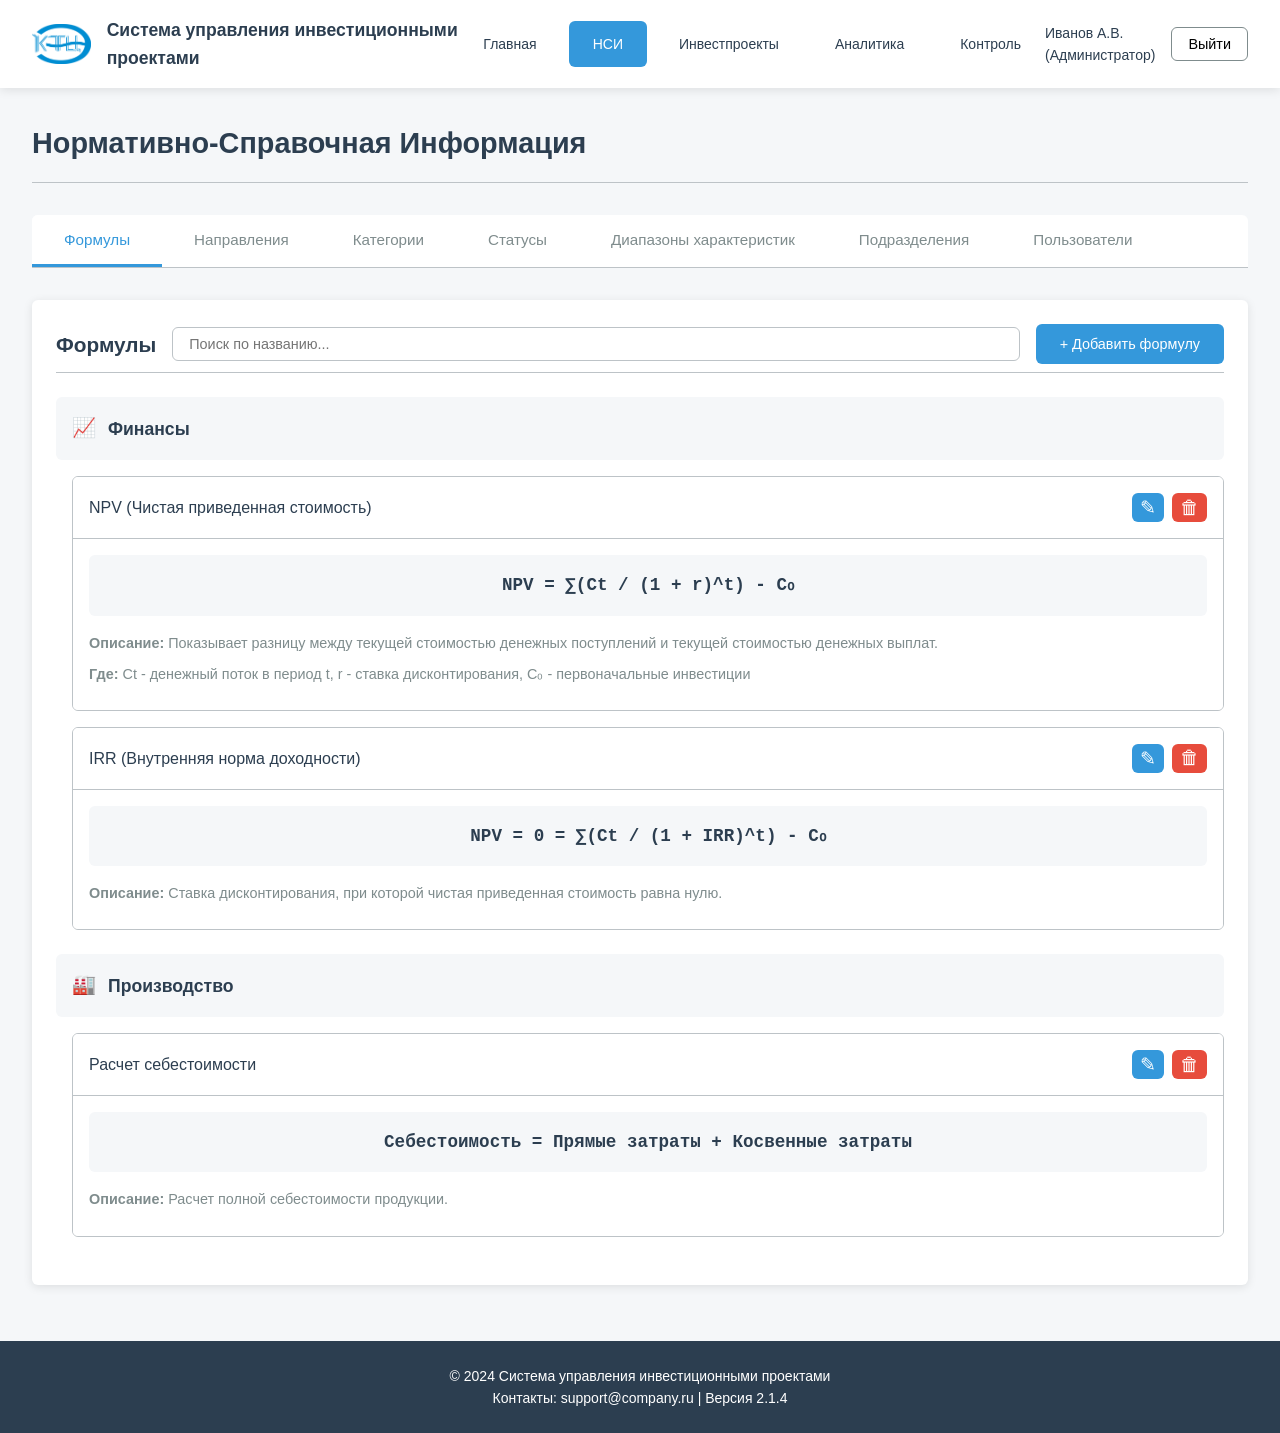
<file: DiplomVanila-master/nsi.html>
<!DOCTYPE html>
<html lang="ru">

<head>
    <meta charset="UTF-8">
    <meta name="viewport" content="width=device-width, initial-scale=1.0">
    <title>НСИ - Управление инвестиционными проектами</title>
    <link rel="stylesheet" href="css/styles.css">
    <link rel="stylesheet" href="css/nsi.css">
</head>

<body>
    <header class="main-header">
        <div class="header-content">
            <a href="home.html" class="logo-link">
                <img src="images/logo.png" alt="Логотип системы" class="logo">
                <span class="system-name">Система управления инвестиционными проектами</span>
            </a>
            <nav class="main-nav">
                <a href="home.html" class="nav-link">Главная</a>
                <a href="nsi.html" class="nav-link active">НСИ</a>
                <a href="projects.html" class="nav-link">Инвестпроекты</a>
                <a href="analytics.html" class="nav-link">Аналитика</a>
                <a href="control.html" class="nav-link">Контроль</a>
            </nav>
            <div class="user-menu">
                <span class="user-name">Иванов А.В.<br />(Администратор)</span>
                <button class="logout-btn">Выйти</button>
            </div>
        </div>
    </header>

    <main class="main-content">
        <div class="nsi-container">
            <div class="page-header">
                <h1>Нормативно-Справочная Информация</h1>
            </div>

            <!-- Вкладки -->
            <div class="nsi-tabs">
                <button class="tab-button active" data-tab="formuls">Формулы</button>
                <button class="tab-button" data-tab="directions">Направления</button>
                <button class="tab-button" data-tab="categories">Категории</button>
                <button class="tab-button" data-tab="statuses">Статусы</button>
                <button class="tab-button" data-tab="ranges">Диапазоны характеристик</button>
                <button class="tab-button" data-tab="divisions">Подразделения</button>
                <button class="tab-button" data-tab="users">Пользователи</button>
            </div>

            <!-- Вкладка Формулы -->
            <div id="formuls" class="tab-pane active">
                <div class="section-card">
                    <div class="card-header">
                        <h2>Формулы</h2>
                        <input type="text" class="search-input" placeholder="Поиск по названию...">
                        <button class="btn-primary add-item-btn" data-type="formula">+ Добавить формулу</button>
                    </div>
                    <div class="formulas-tree">
                        <!-- Категория: Финансы -->
                        <div class="tree-category">
                            <div class="category-header">
                                <span class="category-icon">📈</span>
                                <h3>Финансы</h3>
                            </div>
                            <div class="formulas-list">
                                <div class="formula-item" data-id="1">
                                    <div class="formula-header">
                                        <h4>NPV (Чистая приведенная стоимость)</h4>
                                        <div class="item-actions">
                                            <button class="btn-edit-item" title="Редактировать">✎</button>
                                            <button class="btn-delete-item" title="Удалить">🗑</button>
                                        </div>
                                    </div>
                                    <div class="formula-content">
                                        <div class="formula-expression">
                                            NPV = ∑(Ct / (1 + r)^t) - C₀
                                        </div>
                                        <div class="formula-description">
                                            <p><strong>Описание:</strong> Показывает разницу между текущей стоимостью
                                                денежных поступлений и текущей стоимостью денежных выплат.</p>
                                            <p><strong>Где:</strong> Ct - денежный поток в период t, r - ставка
                                                дисконтирования, C₀ - первоначальные инвестиции</p>
                                        </div>
                                    </div>
                                </div>
                                <div class="formula-item" data-id="2">
                                    <div class="formula-header">
                                        <h4>IRR (Внутренняя норма доходности)</h4>
                                        <div class="item-actions">
                                            <button class="btn-edit-item" title="Редактировать">✎</button>
                                            <button class="btn-delete-item" title="Удалить">🗑</button>
                                        </div>
                                    </div>
                                    <div class="formula-content">
                                        <div class="formula-expression">
                                            NPV = 0 = ∑(Ct / (1 + IRR)^t) - C₀
                                        </div>
                                        <div class="formula-description">
                                            <p><strong>Описание:</strong> Ставка дисконтирования, при которой чистая
                                                приведенная стоимость равна нулю.</p>
                                        </div>
                                    </div>
                                </div>
                            </div>
                        </div>
                        <!-- Категория: Производство -->
                        <div class="tree-category">
                            <div class="category-header">
                                <span class="category-icon">🏭</span>
                                <h3>Производство</h3>
                            </div>
                            <div class="formulas-list">
                                <div class="formula-item" data-id="3">
                                    <div class="formula-header">
                                        <h4>Расчет себестоимости</h4>
                                        <div class="item-actions">
                                            <button class="btn-edit-item" title="Редактировать">✎</button>
                                            <button class="btn-delete-item" title="Удалить">🗑</button>
                                        </div>
                                    </div>
                                    <div class="formula-content">
                                        <div class="formula-expression">
                                            Себестоимость = Прямые затраты + Косвенные затраты
                                        </div>
                                        <div class="formula-description">
                                            <p><strong>Описание:</strong> Расчет полной себестоимости продукции.</p>
                                        </div>
                                    </div>
                                </div>
                            </div>
                        </div>
                    </div>
                </div>
            </div>

            <!-- Вкладка Направления -->
            <div id="directions" class="tab-pane">
                <div class="section-card">
                    <div class="card-header">
                        <h2>Направления</h2>
                        <input type="text" class="search-input" placeholder="Поиск по названию...">
                        <button class="btn-primary add-item-btn" data-type="direction">+ Добавить направление</button>
                    </div>
                    <div class="items-list">
                        <div class="list-item" data-id="1">
                            <div class="item-header">
                                <h4>IT</h4>
                                <div class="item-actions">
                                    <button class="btn-edit-item" title="Редактировать">✎</button>
                                    <button class="btn-delete-item" title="Удалить">🗑</button>
                                </div>
                            </div>
                            <div class="item-description">
                                <p><strong>Описание:</strong> Информационные технологии, разработка ПО</p>
                            </div>
                        </div>
                        <div class="list-item" data-id="2">
                            <div class="item-header">
                                <h4>Производство</h4>
                                <div class="item-actions">
                                    <button class="btn-edit-item" title="Редактировать">✎</button>
                                    <button class="btn-delete-item" title="Удалить">🗑</button>
                                </div>
                            </div>
                            <div class="item-description">
                                <p><strong>Описание:</strong> Промышленное производство, цеха</p>
                            </div>
                        </div>
                    </div>
                </div>
            </div>

            <!-- Вкладка Категории -->
            <div id="categories" class="tab-pane">
                <div class="section-card">
                    <div class="card-header">
                        <h2>Категории</h2>
                        <input type="text" class="search-input" placeholder="Поиск по названию...">
                        <button class="btn-primary add-item-btn" data-type="category">+ Добавить Категории</button>
                    </div>
                    <div class="items-list">
                        <div class="list-item" data-id="1">
                            <div class="item-header">
                                <h4>Приносящие прибыль</h4>
                                <div class="item-actions">
                                    <button class="btn-edit-item" title="Редактировать">✎</button>
                                    <button class="btn-delete-item" title="Удалить">🗑</button>
                                </div>
                            </div>
                            <div class="item-description">
                                <p><strong>Описание:</strong> Проекты, инвестиции в которые в будущем принесут прибыль
                                </p>
                            </div>
                        </div>
                        <div class="list-item" data-id="2">
                            <div class="item-header">
                                <h4>Снижающие затраты</h4>
                                <div class="item-actions">
                                    <button class="btn-edit-item" title="Редактировать">✎</button>
                                    <button class="btn-delete-item" title="Удалить">🗑</button>
                                </div>
                            </div>
                            <div class="item-description">
                                <p><strong>Описание:</strong> Проекты, инвестирование в которые в будущем снизит затраты
                                    на что-либо</p>
                            </div>
                        </div>
                        <div class="list-item" data-id="3">
                            <div class="item-header">
                                <h4>Ориентированные на социальный эффект</h4>
                                <div class="item-actions">
                                    <button class="btn-edit-item" title="Редактировать">✎</button>
                                    <button class="btn-delete-item" title="Удалить">🗑</button>
                                </div>
                            </div>
                            <div class="item-description">
                                <p><strong>Описание:</strong> Проекты, которые не приносят прибыль, но положительно
                                    влияют на отношение сотрудников и клиентов</p>
                            </div>
                        </div>
                    </div>
                </div>
            </div>

            <!-- Вкладка Статусы (с цветами) -->
            <div id="statuses" class="tab-pane">
                <div class="section-card">
                    <div class="card-header">
                        <h2>Статусы</h2>
                        <input type="text" class="search-input" placeholder="Поиск по названию...">
                        <button class="btn-primary add-item-btn" data-type="status">+ Добавить статус</button>
                    </div>
                    <div class="items-list">
                        <!-- Подан -->
                        <div class="list-item status-item status-podan" data-id="1">
                            <div class="item-header">
                                <h4>Подан</h4>
                                <div class="item-actions">
                                    <button class="btn-edit-item" title="Редактировать">✎</button>
                                    <button class="btn-delete-item" title="Удалить">🗑</button>
                                </div>
                            </div>
                            <div class="item-description">
                                <p><strong>Описание:</strong> Заявка подана, ожидает рассмотрения</p>
                            </div>
                        </div>
                        <!-- На рассмотрении -->
                        <div class="list-item status-item status-na-rassmotrenii" data-id="2">
                            <div class="item-header">
                                <h4>На рассмотрении</h4>
                                <div class="item-actions">
                                    <button class="btn-edit-item" title="Редактировать">✎</button>
                                    <button class="btn-delete-item" title="Удалить">🗑</button>
                                </div>
                            </div>
                            <div class="item-description">
                                <p><strong>Описание:</strong> Заявка находится на рассмотрении</p>
                            </div>
                        </div>
                        <!-- Одобрен -->
                        <div class="list-item status-item status-odobren" data-id="3">
                            <div class="item-header">
                                <h4>Одобрен</h4>
                                <div class="item-actions">
                                    <button class="btn-edit-item" title="Редактировать">✎</button>
                                    <button class="btn-delete-item" title="Удалить">🗑</button>
                                </div>
                            </div>
                            <div class="item-description">
                                <p><strong>Описание:</strong> Проект одобрен к реализации</p>
                            </div>
                        </div>
                        <!-- На доработке -->
                        <div class="list-item status-item status-na-dorabotke" data-id="4">
                            <div class="item-header">
                                <h4>На доработке</h4>
                                <div class="item-actions">
                                    <button class="btn-edit-item" title="Редактировать">✎</button>
                                    <button class="btn-delete-item" title="Удалить">🗑</button>
                                </div>
                            </div>
                            <div class="item-description">
                                <p><strong>Описание:</strong> Требуется доработка заявки</p>
                            </div>
                        </div>
                        <!-- Отклонен -->
                        <div class="list-item status-item status-otklonen" data-id="5">
                            <div class="item-header">
                                <h4>Отклонен</h4>
                                <div class="item-actions">
                                    <button class="btn-edit-item" title="Редактировать">✎</button>
                                    <button class="btn-delete-item" title="Удалить">🗑</button>
                                </div>
                            </div>
                            <div class="item-description">
                                <p><strong>Описание:</strong> Заявка отклонена</p>
                            </div>
                        </div>
                        <!-- Активен -->
                        <div class="list-item status-item status-aktiven" data-id="6">
                            <div class="item-header">
                                <h4>Активен</h4>
                                <div class="item-actions">
                                    <button class="btn-edit-item" title="Редактировать">✎</button>
                                    <button class="btn-delete-item" title="Удалить">🗑</button>
                                </div>
                            </div>
                            <div class="item-description">
                                <p><strong>Описание:</strong> Проект в активной стадии</p>
                            </div>
                        </div>
                        <!-- Завершен -->
                        <div class="list-item status-item status-zavershen" data-id="7">
                            <div class="item-header">
                                <h4>Завершен</h4>
                                <div class="item-actions">
                                    <button class="btn-edit-item" title="Редактировать">✎</button>
                                    <button class="btn-delete-item" title="Удалить">🗑</button>
                                </div>
                            </div>
                            <div class="item-description">
                                <p><strong>Описание:</strong> Проект успешно завершён</p>
                            </div>
                        </div>
                    </div>
                </div>
            </div>

            <!-- Вкладка Диапазоны характеристик (с таблицей диапазонов) -->
            <div id="ranges" class="tab-pane">
                <div class="section-card">
                    <div class="card-header">
                        <h2>Диапазоны характеристик</h2>
                        <input type="text" class="search-input" placeholder="Поиск по названию...">
                        <button class="btn-primary add-item-btn" data-type="range">+ Добавить диапазон</button>
                    </div>
                    <div class="items-list">
                        <div class="list-item" data-id="1">
                            <div class="item-header">
                                <h4>Ранг проекта</h4>
                                <div class="item-actions">
                                    <button class="btn-edit-item" title="Редактировать">✎</button>
                                    <button class="btn-delete-item" title="Удалить">🗑</button>
                                </div>
                            </div>
                            <div class="item-description">
                                <table class="range-table">
                                    <thead>
                                        <tr>
                                            <th>Диапазон</th>
                                            <th>Балл</th>
                                        </tr>
                                    </thead>
                                    <tbody>
                                        <tr>
                                            <td>1 - 3</td>
                                            <td>1</td>
                                        </tr>
                                        <tr>
                                            <td>4 - 6</td>
                                            <td>2</td>
                                        </tr>
                                        <tr>
                                            <td>7 - 10</td>
                                            <td>3</td>
                                        </tr>
                                    </tbody>
                                </table>
                                <p class="range-description"><strong>Описание:</strong> Приоритет проекта (чем выше
                                    балл, тем выше приоритет)</p>
                            </div>
                        </div>
                        <div class="list-item" data-id="2">
                            <div class="item-header">
                                <h4>Объём инвестиций</h4>
                                <div class="item-actions">
                                    <button class="btn-edit-item" title="Редактировать">✎</button>
                                    <button class="btn-delete-item" title="Удалить">🗑</button>
                                </div>
                            </div>
                            <div class="item-description">
                                <table class="range-table">
                                    <thead>
                                        <tr>
                                            <th>Диапазон</th>
                                            <th>Балл</th>
                                        </tr>
                                    </thead>
                                    <tbody>
                                        <tr>
                                            <td>0 - 10</td>
                                            <td>1</td>
                                        </tr>
                                        <tr>
                                            <td>11 - 50</td>
                                            <td>2</td>
                                        </tr>
                                        <tr>
                                            <td>51 - 100</td>
                                            <td>3</td>
                                        </tr>
                                        <tr>
                                            <td>> 100</td>
                                            <td>4</td>
                                        </tr>
                                    </tbody>
                                </table>
                                <p class="range-description"><strong>Описание:</strong> Объём инвестиций влияет на
                                    масштаб проекта</p>
                            </div>
                        </div>
                    </div>
                </div>
            </div>

            <!-- Вкладка Подразделения (аналогично направлениям) -->
            <div id="divisions" class="tab-pane">
                <div class="section-card">
                    <div class="card-header">
                        <h2>Подразделения</h2>
                        <input type="text" class="search-input" placeholder="Поиск по названию...">
                        <button class="btn-primary add-item-btn" data-type="division">+ Добавить подразделение</button>
                    </div>
                    <div class="items-list">
                        <div class="list-item" data-id="1">
                            <div class="item-header">
                                <h4>Департамент развития</h4>
                                <div class="item-actions">
                                    <button class="btn-edit-item" title="Редактировать">✎</button>
                                    <button class="btn-delete-item" title="Удалить">🗑</button>
                                </div>
                            </div>
                            <div class="item-description">
                                <p><strong>Описание:</strong> Отвечает за стратегическое развитие</p>
                            </div>
                        </div>
                        <div class="list-item" data-id="2">
                            <div class="item-header">
                                <h4>Филиал Восток</h4>
                                <div class="item-actions">
                                    <button class="btn-edit-item" title="Редактировать">✎</button>
                                    <button class="btn-delete-item" title="Удалить">🗑</button>
                                </div>
                            </div>
                            <div class="item-description">
                                <p><strong>Описание:</strong> Восточный региональный филиал</p>
                            </div>
                        </div>
                    </div>
                </div>
            </div>

            <!-- Вкладка Пользователи -->
            <div id="users" class="tab-pane">
                <div class="section-card">
                    <div class="card-header">
                        <h2>Пользователи</h2>
                        <input type="text" class="search-input" placeholder="Поиск по имени...">
                        <button class="btn-primary add-item-btn" data-type="user">+ Добавить пользователя</button>
                    </div>
                    <div class="items-list">
                        <div class="list-item" data-id="1">
                            <div class="item-header">
                                <h4>Иванов Иван Иванович</h4>
                                <div class="item-actions">
                                    <button class="btn-edit-item" title="Редактировать">✎</button>
                                    <button class="btn-delete-item" title="Удалить">🗑</button>
                                </div>
                            </div>
                            <div class="item-description">
                                <div class="user-fields">
                                    <div class="field"><span class="field-label">Логин:</span> ivanov</div>
                                    <div class="field"><span class="field-label">Пароль:</span> ••••••••</div>
                                    <div class="field"><span class="field-label">Подразделение:</span> IT отдел</div>
                                    <div class="field"><span class="field-label">Роль:</span> Администратор</div>
                                </div>
                            </div>
                        </div>
                        <div class="list-item" data-id="2">
                            <div class="item-header">
                                <h4>Петров Пётр Петрович</h4>
                                <div class="item-actions">
                                    <button class="btn-edit-item" title="Редактировать">✎</button>
                                    <button class="btn-delete-item" title="Удалить">🗑</button>
                                </div>
                            </div>
                            <div class="item-description">
                                <div class="user-fields">
                                    <div class="field"><span class="field-label">Логин:</span> petrov</div>
                                    <div class="field"><span class="field-label">Пароль:</span> ••••••••</div>
                                    <div class="field"><span class="field-label">Подразделение:</span> Бухгалтерия</div>
                                    <div class="field"><span class="field-label">Роль:</span> Заявитель</div>
                                </div>
                            </div>
                        </div>
                    </div>
                </div>
            </div>
        </div>
    </main>

    <footer class="main-footer">
        <div class="footer-content">
            <p>© 2024 Система управления инвестиционными проектами</p>
            <p>Контакты: <a href="mailto:support@company.ru">support@company.ru</a> | Версия 2.1.4</p>
        </div>
    </footer>

    <script src="js/nsi.js"></script>
</body>

</html>
</file>
<file: css/styles.css>
/* Общие стили и переменные */
:root {
    --primary-color: #2C3E50;
    --secondary-color: #3498DB;
    --accent-color: #E74C3C;
    --success-color: #27AE60;
    --warning-color: #F39C12;
    --light-gray: #F5F7F9;
    --medium-gray: #ECF0F1;
    --dark-gray: #7F8C8D;
    --text-color: #2C3E50;
    --border-color: #BDC3C7;
    --border-radius: 6px;
    --box-shadow: 0 2px 10px rgba(0, 0, 0, 0.1);
    --transition: all 0.3s ease;
}

* {
    margin: 0;
    padding: 0;
    box-sizing: border-box;
}

body {
    font-family: 'Segoe UI', Tahoma, Geneva, Verdana, sans-serif;
    color: var(--text-color);
    background-color: var(--light-gray);
    line-height: 1.6;
    font-size: 14px;
}

/* Общие стили для header и footer */
.main-header {
    background-color: white;
    box-shadow: var(--box-shadow);
    position: sticky;
    top: 0;
    z-index: 1000;
}

.header-content {
    display: flex;
    align-items: center;
    justify-content: space-between;
    padding: 1rem 2rem;
    max-width: 1400px;
    margin: 0 auto;
}

.logo-link {
    display: flex;
    align-items: center;
    text-decoration: none;
    color: inherit;
    gap: 1rem;
}

.logo {
    height: 40px;
    width: auto;
}

.system-name {
    font-weight: 600;
    color: var(--primary-color);
    font-size: 1.1rem;
}

.main-nav {
    display: flex;
    gap: 0.5rem;
}

.nav-link {
    text-decoration: none;
    color: var(--text-color);
    font-weight: 500;
    padding: 0.75rem 1.5rem;
    border-radius: var(--border-radius);
    transition: var(--transition);
    position: relative;
}

.nav-link:hover {
    background-color: var(--light-gray);
    color: var(--secondary-color);
}

.nav-link.active {
    background-color: var(--secondary-color);
    color: white;
}

.user-menu {
    display: flex;
    align-items: center;
    gap: 1rem;
}

.user-name {
    font-weight: 500;
}

.logout-btn {
    background: none;
    border: 1px solid var(--dark-gray);
    padding: 0.5rem 1rem;
    border-radius: var(--border-radius);
    cursor: pointer;
    transition: var(--transition);
    font-size: 0.9rem;
}

.logout-btn:hover {
    background-color: var(--medium-gray);
    border-color: var(--text-color);
}

.main-content {
    min-height: calc(100vh - 140px);
    padding: 2rem;
    max-width: 1400px;
    margin: 0 auto;
}

.main-footer {
    background-color: var(--primary-color);
    color: white;
    padding: 1.5rem 0;
    text-align: center;
}

.footer-content {
    max-width: 1400px;
    margin: 0 auto;
    padding: 0 2rem;
}

.footer-content a {
    color: white;
    text-decoration: none;
}

.footer-content a:hover {
    text-decoration: underline;
}

/* Общие стили для кнопок и форм */
.btn-primary {
    background-color: var(--secondary-color);
    color: white;
    border: none;
    padding: 0.75rem 1.5rem;
    border-radius: var(--border-radius);
    cursor: pointer;
    font-weight: 500;
    transition: var(--transition);
    font-size: 0.9rem;
    display: inline-flex;
    align-items: center;
    gap: 0.5rem;
}

.btn-primary:hover {
    background-color: #2980B9;
    transform: translateY(-1px);
    box-shadow: 0 4px 8px rgba(0, 0, 0, 0.15);
}

.btn-secondary {
    background-color: white;
    color: var(--text-color);
    border: 1px solid var(--border-color);
    padding: 0.75rem 1.5rem;
    border-radius: var(--border-radius);
    cursor: pointer;
    font-weight: 500;
    transition: var(--transition);
    font-size: 0.9rem;
    display: inline-flex;
    align-items: center;
    gap: 0.5rem;
}

.btn-secondary:hover {
    background-color: var(--light-gray);
    border-color: var(--dark-gray);
}

#deleteReportBtn {
    background-color: #E74C3C;
}

#saveAsTemplateBtn {
    margin-bottom: 8px;
}

.form-group {
    margin-bottom: 1.25rem;
}

.form-group label {
    display: block;
    margin-bottom: 0.5rem;
    font-weight: 500;
    color: var(--text-color);
}

.form-group input,
.form-group select,
.form-group textarea {
    width: 100%;
    padding: 0.75rem;
    border: 1px solid var(--border-color);
    border-radius: var(--border-radius);
    font-size: 0.9rem;
    transition: var(--transition);
    font-family: inherit;
}

.form-group input:focus,
.form-group select:focus,
.form-group textarea:focus {
    outline: none;
    border-color: var(--secondary-color);
    box-shadow: 0 0 0 3px rgba(52, 152, 219, 0.1);
}

.form-group.readonly input {
    background-color: var(--light-gray);
    color: var(--dark-gray);
    cursor: not-allowed;
}

/* Общие стили для карточек и контейнеров */
.page-header {
    display: flex;
    justify-content: space-between;
    align-items: center;
    margin-bottom: 2rem;
    padding-bottom: 1rem;
    border-bottom: 1px solid var(--border-color);
}

.page-header h1 {
    color: var(--primary-color);
    font-size: 1.8rem;
    font-weight: 600;
}

.section-card {
    background: white;
    border-radius: var(--border-radius);
    box-shadow: var(--box-shadow);
    padding: 1.5rem;
    margin-bottom: 1.5rem;
}

.section-header {
    display: flex;
    justify-content: space-between;
    align-items: center;
    margin-bottom: 1.5rem;
}

.section-header h2 {
    color: var(--primary-color);
    font-size: 1.3rem;
    font-weight: 600;
}

/* Адаптивность */
@media (max-width: 768px) {
    .header-content {
        flex-direction: column;
        gap: 1rem;
        padding: 1rem;
    }

    .main-nav {
        gap: 0.25rem;
        flex-wrap: wrap;
        justify-content: center;
    }

    .nav-link {
        padding: 0.5rem 1rem;
        font-size: 0.9rem;
    }

    .main-content {
        padding: 1rem;
    }

    .page-header {
        flex-direction: column;
        gap: 1rem;
        align-items: flex-start;
    }

    .system-name {
        display: none;
    }
}

/* Утилитарные классы */
.text-center {
    text-align: center;
}

.text-left {
    text-align: left;
}

.text-right {
    text-align: right;
}

.mt-1 {
    margin-top: 0.5rem;
}

.mt-2 {
    margin-top: 1rem;
}

.mt-3 {
    margin-top: 1.5rem;
}

.mb-1 {
    margin-bottom: 0.5rem;
}

.mb-2 {
    margin-bottom: 1rem;
}

.mb-3 {
    margin-bottom: 1.5rem;
}

.hidden {
    display: none;
}
</file>
<file: css/auth.css>
.auth-page {
    display: flex;
    align-items: center;
    justify-content: center;
    min-height: 100vh;
    background: linear-gradient(135deg, var(--primary-color) 0%, var(--secondary-color) 100%);
    padding: 1rem;
}

.auth-container {
    background: white;
    border-radius: var(--border-radius);
    box-shadow: 0 10px 30px rgba(0,0,0,0.2);
    padding: 2.5rem;
    width: 100%;
    max-width: 400px;
}

.auth-logo {
    text-align: center;
    margin-bottom: 2rem;
}

.auth-logo img {
    height: 60px;
    width: auto;
}

.auth-form h1 {
    text-align: center;
    color: var(--primary-color);
    margin-bottom: 1.5rem;
    font-size: 1.5rem;
    font-weight: 600;
}

.password-input {
    position: relative;
}

.password-input input {
    padding-right: 3rem;
}

.toggle-password {
    position: absolute;
    right: 0.75rem;
    top: 50%;
    transform: translateY(-50%);
    background: none;
    border: none;
    cursor: pointer;
    font-size: 1rem;
    color: var(--dark-gray);
}

.auth-info {
    margin-top: 1.5rem;
    padding-top: 1.5rem;
    border-top: 1px solid var(--border-color);
    text-align: center;
    font-size: 0.9rem;
    color: var(--dark-gray);
}

.auth-info p {
    margin-bottom: 0.5rem;
}

.support-link {
    display: inline-flex;
    align-items: center;
    gap: 0.5rem;
    color: var(--secondary-color);
    text-decoration: none;
    font-weight: 500;
    margin-top: 0.5rem;
}

.support-link:hover {
    text-decoration: underline;
}
</file>
<file: css/control.css>
/* control.css */

.control-container {
    max-width: 1400px;
    margin: 0 auto;
}

.projects-controls {
    display: flex;
    gap: 0.5rem;
    flex-wrap: wrap;
    align-items: flex-end;
}

.search-box {
    position: relative;
    flex: 1;
    min-width: 550px;
}

.search-box input {
    padding: 0.75rem 2.5rem 0.75rem 1rem;
    border: 1px solid var(--border-color);
    border-radius: var(--border-radius);
    width: 100%;
    font-size: 0.9rem;
}

.search-icon {
    position: absolute;
    right: 1rem;
    top: 50%;
    transform: translateY(-50%);
    color: var(--dark-gray);
}

.filters {
    display: flex;
    gap: 1rem;
    flex-wrap: wrap;
}

.filter-group {
    margin-bottom: 0.5rem;
    min-width: 180px;
}

.filter-group > span {
    display: block;
    margin-bottom: 0.25rem;
    font-weight: 500;
    font-size: 0.85rem;
    color: var(--text-color);
}

/* Дропдауны с чекбоксами */
.dropdown-checkbox {
    position: relative;
    display: inline-block;
    width: 100%;
    margin-bottom: 0.5rem;
}

.dropdown-trigger {
    width: 100%;
    text-align: left;
    background-color: white;
    border: 1px solid var(--border-color);
    padding: 0.75rem;
    border-radius: var(--border-radius);
    cursor: pointer;
    position: relative;
}

.dropdown-trigger::after {
    content: '▼';
    font-size: 0.8rem;
    position: absolute;
    right: 1rem;
    top: 50%;
    transform: translateY(-50%);
}

.dropdown-checkbox.open .dropdown-trigger::after {
    content: '▲';
}

.dropdown-menu {
    display: none;
    position: absolute;
    top: 100%;
    left: 0;
    right: 0;
    background: white;
    border: 1px solid var(--border-color);
    border-radius: var(--border-radius);
    box-shadow: var(--box-shadow);
    z-index: 1000;
    max-height: 200px;
    overflow-y: auto;
    padding: 0.5rem;
}

.dropdown-checkbox.open .dropdown-menu {
    display: block;
}

.dropdown-menu label {
    display: flex;
    align-items: center;
    gap: 0.5rem;
    padding: 0.5rem;
    cursor: pointer;
    border-radius: var(--border-radius);
}

.dropdown-menu label:hover {
    background-color: var(--light-gray);
}

/* Чекбоксы */
.checkbox-label {
    display: flex;
    align-items: center;
    gap: 0.75rem;
    cursor: pointer;
    font-size: 0.9rem;
    padding: 0.5rem;
    border-radius: var(--border-radius);
    transition: var(--transition);
}

.checkbox-label:hover {
    background: var(--light-gray);
}

.checkbox-label input[type="checkbox"] {
    display: none;
}

.checkmark {
    width: 18px;
    height: 18px;
    border: 2px solid var(--border-color);
    border-radius: 3px;
    display: flex;
    align-items: center;
    justify-content: center;
    transition: var(--transition);
}

.checkbox-label input[type="checkbox"]:checked + .checkmark {
    background: var(--secondary-color);
    border-color: var(--secondary-color);
}

.checkbox-label input[type="checkbox"]:checked + .checkmark:after {
    content: '✓';
    color: white;
    font-size: 12px;
    font-weight: bold;
}

/* Стили для обычного select */
.filter-select {
    width: 100%;
    padding: 0.75rem;
    border: 1px solid var(--border-color);
    border-radius: var(--border-radius);
    font-size: 0.9rem;
    background-color: white;
    cursor: pointer;
    transition: var(--transition);
}

.filter-select:focus {
    outline: none;
    border-color: var(--secondary-color);
    box-shadow: 0 0 0 3px rgba(52, 152, 219, 0.1);
}

/* Таблица */
.projects-table {
    width: 100%;
    border-collapse: collapse;
    background-color: white;
    box-shadow: var(--box-shadow);
    border-radius: var(--border-radius);
    overflow: hidden;
}

.projects-table th {
    background-color: var(--primary-color);
    color: white;
    font-weight: 600;
    padding: 1rem;
    text-align: left;
    font-size: 0.9rem;
}

.projects-table td {
    padding: 1rem;
    border-bottom: 1px solid var(--border-color);
    font-size: 0.9rem;
}

.projects-table tr:last-child td {
    border-bottom: none;
}

.projects-table tr:hover {
    background-color: var(--light-gray);
    cursor: pointer;
}

.project-name {
    font-weight: 500;
    color: var(--primary-color);
}

@media (max-width: 768px) {
    .projects-controls {
        flex-direction: column;
        align-items: stretch;
    }
    
    .filters {
        flex-direction: column;
    }
    
    .filter-group {
        width: 100%;
    }
    
    .projects-table {
        font-size: 0.8rem;
    }
    
    .projects-table th,
    .projects-table td {
        padding: 0.5rem;
    }
}
</file>
<file: css/dashboard.css>
.dashboard-container {
    max-width: 1200px;
    margin: 0 auto;
}

.welcome-title {
    text-align: center;
    color: var(--primary-color);
    margin-bottom: 3rem;
    font-size: 2rem;
    font-weight: 300;
}

.feature-cards {
    display: grid;
    grid-template-columns: repeat(auto-fit, minmax(250px, 1fr));
    gap: 2rem;
    margin-bottom: 3rem;
}

.feature-card {
    background: white;
    border-radius: var(--border-radius);
    box-shadow: var(--box-shadow);
    padding: 1rem;
    text-align: center;
    transition: var(--transition);
    border: 1px solid transparent;
}

.feature-card:hover {
    transform: translateY(-5px);
    box-shadow: 0 10px 25px rgba(0,0,0,0.15);
    border-color: var(--secondary-color);
}

.card-icon {
    font-size: 3rem;
    margin-bottom: 1rem;
}

.feature-card h3 {
    color: var(--primary-color);
    margin-bottom: 1rem;
    font-size: 1.3rem;
}

.feature-card p {
    color: var(--dark-gray);
    margin-bottom: 1.5rem;
    line-height: 1.6;
}

.card-link {
    display: inline-block;
    background-color: var(--secondary-color);
    color: white;
    padding: 0.75rem 1.5rem;
    border-radius: var(--border-radius);
    text-decoration: none;
    font-weight: 500;
    transition: var(--transition);
}

.card-link:hover {
    background-color: #2980B9;
    transform: translateY(-2px);
}

.quick-start {
    background: white;
    border-radius: var(--border-radius);
    box-shadow: var(--box-shadow);
    padding: 2rem;
    margin-bottom: 2rem;
}

.quick-start h2 {
    color: var(--primary-color);
    margin-bottom: 1.5rem;
    font-size: 1.5rem;
}

.steps-list {
    list-style: none;
    counter-reset: step-counter;
}

.steps-list li {
    counter-increment: step-counter;
    margin-bottom: 1rem;
    padding-left: 3rem;
    position: relative;
    line-height: 1.6;
}

.steps-list li:before {
    content: counter(step-counter);
    background: var(--secondary-color);
    color: white;
    width: 2rem;
    height: 2rem;
    border-radius: 50%;
    display: flex;
    align-items: center;
    justify-content: center;
    position: absolute;
    left: 0;
    top: 0;
    font-weight: bold;
}

.support-info {
    background: var(--light-gray);
    border-radius: var(--border-radius);
    padding: 1.5rem;
    text-align: center;
    border-left: 4px solid var(--secondary-color);
}

.support-info p {
    margin: 0;
    color: var(--text-color);
}

.support-info a {
    color: var(--secondary-color);
    text-decoration: none;
    font-weight: 500;
}

.support-info a:hover {
    text-decoration: underline;
}

@media (max-width: 768px) {
    .welcome-title {
        font-size: 1.5rem;
        margin-bottom: 2rem;
    }
    
    .feature-cards {
        grid-template-columns: 1fr;
        gap: 1.5rem;
    }
    
    .feature-card {
        padding: 1.5rem;
    }
}
</file>
<file: css/nsi.css>
/* nsi.css */

.nsi-container {
    max-width: 1400px;
    margin: 0 auto;
}

.nsi-tabs {
    display: flex;
    border-bottom: 1px solid var(--border-color);
    margin-bottom: 2rem;
    background: white;
    border-radius: var(--border-radius) var(--border-radius) 0 0;
    overflow: hidden;
}

.tab-button {
    padding: 1rem 2rem;
    background: none;
    border: none;
    cursor: pointer;
    font-size: 0.95rem;
    font-weight: 500;
    color: var(--dark-gray);
    transition: var(--transition);
    border-bottom: 3px solid transparent;
}

.tab-button:hover {
    color: var(--secondary-color);
    background: var(--light-gray);
}

.tab-button.active {
    color: var(--secondary-color);
    border-bottom-color: var(--secondary-color);
    background: white;
}

.tab-pane {
    display: none;
    animation: fadeIn 0.3s ease-in;
}

.tab-pane.active {
    display: block;
}

@keyframes fadeIn {
    from { opacity: 0; transform: translateY(10px); }
    to { opacity: 1; transform: translateY(0); }
}

/* Карточки и списки */
.section-card {
    background: white;
    border-radius: var(--border-radius);
    box-shadow: var(--box-shadow);
    padding: 1.5rem;
    margin-bottom: 1.5rem;
}

.card-header {
    display: flex;
    align-items: center;
    gap: 1rem;
    flex-wrap: wrap;
    margin-bottom: 1.5rem;
    padding-bottom: 0.5rem;
    border-bottom: 1px solid var(--border-color);
}

.card-header h2 {
    flex-shrink: 0;
    color: var(--primary-color);
    font-size: 1.3rem;
    font-weight: 600;
    margin: 0;
}

.search-input {
    flex: 1 1 250px;
    min-width: 200px;
    padding: 0.5rem 1rem;
    border: 1px solid var(--border-color);
    border-radius: var(--border-radius);
    font-size: 0.9rem;
    transition: var(--transition);
}

.search-input:focus {
    outline: none;
    border-color: var(--secondary-color);
    box-shadow: 0 0 0 2px rgba(52, 152, 219, 0.2);
}

/* Элементы справочников */
.list-item {
    border: 1px solid var(--border-color);
    border-radius: var(--border-radius);
    margin-bottom: 1rem;
    background: white;
    overflow: hidden;
}

.item-header {
    display: flex;
    justify-content: space-between;
    align-items: center;
    padding: 1rem;
    background: white;
    border-bottom: 1px solid var(--border-color);
    transition: background-color 0.3s ease;
    cursor: pointer;
}

.item-header:hover {
    background: var(--light-gray);
}

.item-header h4 {
    margin: 0;
    font-size: 1rem;
    color: var(--primary-color);
}

.item-actions {
    display: flex;
    gap: 0.5rem;
}

.btn-edit-item,
.btn-delete-item,
.btn-lock-item {
    border: none;
    font-size: 1.2rem;
    cursor: pointer;
    padding: 0.2rem 0.5rem;
    border-radius: var(--border-radius);
    transition: background-color 0.3s ease;
    color: white;
    line-height: 1;
    display: inline-flex;
    align-items: center;
    justify-content: center;
}

.btn-edit-item {
    background-color: var(--secondary-color);
}

.btn-delete-item {
    background-color: var(--accent-color);
}

.btn-lock-item {
    background-color: var(--warning-color);
}

.btn-edit-item:hover {
    background-color: #2980B9;
}

.btn-delete-item:hover {
    background-color: #c0392b;
}

.btn-lock-item:hover {
    background-color: #e67e22;
}

.item-content {
    display: none;
    padding: 1rem;
    background: white;
}

.list-item.open .item-content {
    display: block;
}

/* Формулы */
.formula-expression {
    font-family: 'Courier New', monospace;
    font-size: 1.1rem;
    font-weight: bold;
    color: var(--primary-color);
    margin-bottom: 1rem;
    padding: 1rem;
    background: var(--light-gray);
    border-radius: var(--border-radius);
    text-align: center;
}

.item-description {
    font-size: 0.9rem;
    color: var(--dark-gray);
}

/* Диапазоны */
.range-table {
    width: 100%;
    border-collapse: collapse;
    margin-bottom: 1rem;
}

.range-table th,
.range-table td {
    padding: 0.5rem;
    text-align: left;
    border-bottom: 1px solid var(--border-color);
}

.range-table th {
    background-color: var(--light-gray);
    font-weight: 600;
}

/* Пользователи */
.user-fields {
    display: flex;
    flex-wrap: wrap;
    gap: 30px;                /* отступы между элементами (и справа, и снизу) */
    font-size: 0.9rem;
}

.user-fields .field {
    flex: 0 0 auto;            /* ширина по содержимому, не растягивается */
    display: flex;
    flex-direction: column;
    line-height: 1.3;
    min-width: 120px;          /* минимальная ширина для аккуратности (можно убрать) */
}

.user-fields .field-label {
    font-weight: 600;
    color: var(--primary-color);
    margin-bottom: 0.1rem;
    font-size: 0.8rem;
}

/* Цвета статусов */
.status-chernovik .item-content {
    background-color: #d0d0d0;
}
.status-chernovik .item-header:hover {
    background-color: #d0d0d0;
}

.status-podan .item-content { background-color: #e3f2fd; }
.status-na-rassmotrenii .item-content { background-color: #fff3e0; }
.status-odobren .item-content { background-color: #e8f5e9; }
.status-na-dorabotke .item-content { background-color: #ffecb3; }
.status-otklonen .item-content { background-color: #ffebee; }
.status-aktiven .item-content { background-color: #e0f2f1; }
.status-zavershen .item-content { background-color: #e8eaf6; }

/* Модальные окна */
.modal-overlay {
    position: fixed;
    top: 0;
    left: 0;
    width: 100%;
    height: 100%;
    background: rgba(0,0,0,0.5);
    display: flex;
    align-items: center;
    justify-content: center;
    z-index: 10000;
    animation: fadeIn 0.3s ease;
}

.modal {
    background: white;
    border-radius: var(--border-radius);
    box-shadow: var(--box-shadow);
    width: 90%;
    max-width: 500px;
    max-height: 90vh;
    overflow: auto;
    animation: slideUp 0.3s ease;
}

.modal-header {
    display: flex;
    justify-content: space-between;
    align-items: center;
    padding: 1.5rem;
    border-bottom: 1px solid var(--border-color);
}

.modal-header h3 {
    margin: 0;
    color: var(--primary-color);
}

.close-modal {
    background: none;
    border: none;
    font-size: 1.5rem;
    cursor: pointer;
    color: var(--dark-gray);
}

.modal-body {
    padding: 1.5rem;
}

.modal-footer {
    padding: 1.5rem;
    border-top: 1px solid var(--border-color);
    display: flex;
    justify-content: flex-end;
    gap: 1rem;
}

/* Строки диапазонов в модальном окне */
.range-row {
    display: flex;
    gap: 0.5rem;
    margin-bottom: 0.5rem;
    align-items: center;
}

.range-row input {
    flex: 1;
    padding: 0.5rem;
    border: 1px solid var(--border-color);
    border-radius: var(--border-radius);
}

.range-row .btn-delete-row {
    background-color: var(--accent-color);
    color: white;
    border: none;
    border-radius: var(--border-radius);
    width: 30px;
    height: 30px;
    cursor: pointer;
    font-size: 1rem;
}

.range-row .btn-delete-row:hover {
    background-color: #c0392b;
}

#add-range-row {
    margin-top: 0.5rem;
}

.hint {
    color: var(--dark-gray);
    font-style: italic;
    margin-top: 0.25rem;
}

@keyframes slideUp {
    from { transform: translateY(50px); opacity: 0; }
    to { transform: translateY(0); opacity: 1; }
}

@keyframes fadeOut {
    from { opacity: 1; }
    to { opacity: 0; }
}

/* Адаптивность */
@media (max-width: 768px) {
    .card-header {
        flex-direction: column;
        align-items: stretch;
    }
    .search-input {
        width: auto;
    }
    .user-fields {
        grid-template-columns: 1fr;
    }
}
</file>
<file: css/projects.css>
.projects-container {
    max-width: 1400px;
    margin: 0 auto;
}

.teo-tabs {
    display: flex;
    border-bottom: 1px solid var(--border-color);
    margin-bottom: 2rem;
    background: white;
    border-radius: var(--border-radius) var(--border-radius) 0 0;
    overflow: hidden;
}

.tab-button {
    padding: 1rem 2rem;
    background: none;
    border: none;
    cursor: pointer;
    font-size: 0.95rem;
    font-weight: 500;
    color: var(--dark-gray);
    transition: var(--transition);
    border-bottom: 3px solid transparent;
}

.tab-button:hover {
    color: var(--secondary-color);
    background: var(--light-gray);
}

.tab-button.active {
    color: var(--secondary-color);
    border-bottom-color: var(--secondary-color);
    background: white;
}

.tab-pane {
    display: none;
    animation: fadeIn 0.3s ease-in;
}

.tab-pane.active {
    display: block;
}

@keyframes fadeIn {
    from {
        opacity: 0;
        transform: translateY(10px);
    }

    to {
        opacity: 1;
        transform: translateY(0);
    }
}

.projects-controls {
    display: flex;
    gap: 0.5rem;
    flex-wrap: wrap;
    align-items: flex-end;
}

.search-box {
    position: relative;
    flex: 1;
    min-width: 450px;
}

.search-box input {
    padding: 0.75rem 2.5rem 0.75rem 1rem;
    border: 1px solid var(--border-color);
    border-radius: var(--border-radius);
    width: 100%;
    font-size: 0.9rem;
}

.search-icon {
    position: absolute;
    right: 1rem;
    top: 50%;
    transform: translateY(-50%);
    color: var(--dark-gray);
}

.filters {
    display: flex;
    gap: 1rem;
    flex-wrap: wrap;
}

.filters select {
    padding: 0.75rem;
    border: 1px solid var(--border-color);
    border-radius: var(--border-radius);
    background: white;
    font-size: 0.9rem;
    min-width: 150px;
}

.projects-table {
    width: 100%;
    border-collapse: collapse;
    background-color: white;
    box-shadow: var(--box-shadow);
    border-radius: var(--border-radius);
    overflow: hidden;
}

.projects-table th {
    background-color: var(--primary-color);
    color: white;
    font-weight: 600;
    padding: 1rem;
    text-align: left;
    font-size: 0.9rem;
}

.projects-table td {
    padding: 1rem;
    border-bottom: 1px solid var(--border-color);
    font-size: 0.9rem;
}

.projects-table tr:last-child td {
    border-bottom: none;
}

.projects-table tr:hover {
    background-color: var(--light-gray);
    cursor: pointer;
}

.project-name {
    font-weight: 500;
    color: var(--primary-color);
}

.project-rank {
    font-weight: 600;
    color: var(--secondary-color);
    text-align: center;
}

.status-badge {
    padding: 0.25rem 0.75rem;
    border-radius: 20px;
    font-size: 0.8rem;
    font-weight: 500;
    text-transform: uppercase;
    letter-spacing: 0.5px;
}

.status-active {
    background-color: #E8F5E8;
    color: #2E7D32;
}

.status-completed {
    background-color: #E3F2FD;
    color: #1565C0;
}

.status-draft {
    background-color: #FFF3E0;
    color: #EF6C00;
}

@media (max-width: 768px) {
    .projects-controls {
        flex-direction: column;
        align-items: stretch;
    }

    .filters {
        flex-direction: column;
    }

    .filters select {
        min-width: auto;
    }

    .projects-table {
        font-size: 0.8rem;
    }

    .projects-table th,
    .projects-table td {
        padding: 0.5rem;
    }
}

/* Дополнения к projects.css */

.filter-group {
    margin-bottom: 0.5rem;
    min-width: 180px;
}

.filter-group label {
    font-weight: 600;
    display: block;
    margin-bottom: 0.25rem;
    font-size: 0.85rem;
    color: var(--dark-gray);
}

.checkbox-group {
    display: flex;
    flex-wrap: wrap;
    gap: 0.75rem 1rem;
    background: white;
    padding: 0.5rem;
    border-radius: var(--border-radius);
    border: 1px solid var(--border-color);
}

.checkbox-group label {
    display: flex;
    align-items: center;
    gap: 0.25rem;
    font-weight: normal;
    font-size: 0.9rem;
    cursor: pointer;
}

.checkbox-group input[type="checkbox"] {
    width: auto;
    margin-right: 0.25rem;
    cursor: pointer;
}

/* Адаптивность для фильтров */
@media (max-width: 768px) {
    .filters {
        flex-direction: column;
        width: 100%;
    }

    .filter-group {
        width: 100%;
    }

    .checkbox-group {
        flex-wrap: wrap;
    }
}

/* ===== Кастомные дропдауны с чекбоксами ===== */
.dropdown-checkbox {
    position: relative;
    display: inline-block;
    width: 100%;
    margin-bottom: 0.5rem;
}

.dropdown-trigger {
    width: 100%;
    text-align: left;
    background-color: white;
    border: 1px solid var(--border-color);
    padding: 0.75rem;
    border-radius: var(--border-radius);
    cursor: pointer;
    position: relative;
}

.dropdown-trigger::after {
    content: '▼';
    font-size: 0.8rem;
    position: absolute;
    right: 1rem;
    top: 50%;
    transform: translateY(-50%);
}

.dropdown-checkbox.open .dropdown-trigger::after {
    content: '▲';
}

.dropdown-menu {
    display: none;
    position: absolute;
    top: 100%;
    left: 0;
    right: 0;
    background: white;
    border: 1px solid var(--border-color);
    border-radius: var(--border-radius);
    box-shadow: var(--box-shadow);
    z-index: 1000;
    max-height: 200px;
    overflow-y: auto;
    padding: 0.5rem;
}

.dropdown-checkbox.open .dropdown-menu {
    display: block;
}

.dropdown-menu label {
    display: flex;
    align-items: center;
    gap: 0.5rem;
    padding: 0.5rem;
    cursor: pointer;
    border-radius: var(--border-radius);
}

.dropdown-menu label:hover {
    background-color: var(--light-gray);
}

.dropdown-menu input[type="checkbox"] {
    width: auto;
    margin-right: 0.5rem;
}

/* Чекбоксы выбора данных */
.checkbox-label {
    display: flex;
    align-items: center;
    gap: 0.75rem;
    cursor: pointer;
    font-size: 0.9rem;
    padding: 0.5rem;
    border-radius: var(--border-radius);
    transition: var(--transition);
}

.checkbox-label:hover {
    background: var(--light-gray);
}

.checkbox-label input[type="checkbox"] {
    display: none;
}

.checkmark {
    width: 18px;
    height: 18px;
    border: 2px solid var(--border-color);
    border-radius: 3px;
    display: flex;
    align-items: center;
    justify-content: center;
    transition: var(--transition);
}

.checkbox-label input[type="checkbox"]:checked+.checkmark {
    background: var(--secondary-color);
    border-color: var(--secondary-color);
}

.checkbox-label input[type="checkbox"]:checked+.checkmark:after {
    content: '✓';
    color: white;
    font-size: 12px;
    font-weight: bold;
}

/* Фокус и ховер для дропдаун-кнопки */
.dropdown-trigger:focus {
    outline: none;
    border-color: var(--secondary-color);
    box-shadow: 0 0 0 3px rgba(52, 152, 219, 0.1);
}

.dropdown-trigger:hover {
    background-color: var(--light-gray);
    border-color: var(--secondary-color);
}

/* Стили для обычного select (категория) */
.filter-select {
    width: 100%;
    padding: 0.75rem;
    border: 1px solid var(--border-color);
    border-radius: var(--border-radius);
    font-size: 0.9rem;
    background-color: white;
    cursor: pointer;
    transition: var(--transition);
}

.filter-select:focus {
    outline: none;
    border-color: var(--secondary-color);
    box-shadow: 0 0 0 3px rgba(52, 152, 219, 0.1);
}

.filter-group span {
    margin-bottom: 0.5rem;
    font-weight: 500;
    color: var(--text-color);
}
</file>
<file: DiplomVanila-master/css/styles.css>
/* Общие стили и переменные */
:root {
    --primary-color: #2C3E50;
    --secondary-color: #3498DB;
    --accent-color: #E74C3C;
    --success-color: #27AE60;
    --warning-color: #F39C12;
    --light-gray: #F5F7F9;
    --medium-gray: #ECF0F1;
    --dark-gray: #7F8C8D;
    --text-color: #2C3E50;
    --border-color: #BDC3C7;
    --border-radius: 6px;
    --box-shadow: 0 2px 10px rgba(0, 0, 0, 0.1);
    --transition: all 0.3s ease;
}

* {
    margin: 0;
    padding: 0;
    box-sizing: border-box;
}

body {
    font-family: 'Segoe UI', Tahoma, Geneva, Verdana, sans-serif;
    color: var(--text-color);
    background-color: var(--light-gray);
    line-height: 1.6;
    font-size: 14px;
}

/* Общие стили для header и footer */
.main-header {
    background-color: white;
    box-shadow: var(--box-shadow);
    position: sticky;
    top: 0;
    z-index: 1000;
}

.header-content {
    display: flex;
    align-items: center;
    justify-content: space-between;
    padding: 1rem 2rem;
    max-width: 1400px;
    margin: 0 auto;
}

.logo-link {
    display: flex;
    align-items: center;
    text-decoration: none;
    color: inherit;
    gap: 1rem;
}

.logo {
    height: 40px;
    width: auto;
}

.system-name {
    font-weight: 600;
    color: var(--primary-color);
    font-size: 1.1rem;
}

.main-nav {
    display: flex;
    gap: 0.5rem;
}

.nav-link {
    text-decoration: none;
    color: var(--text-color);
    font-weight: 500;
    padding: 0.75rem 1.5rem;
    border-radius: var(--border-radius);
    transition: var(--transition);
    position: relative;
}

.nav-link:hover {
    background-color: var(--light-gray);
    color: var(--secondary-color);
}

.nav-link.active {
    background-color: var(--secondary-color);
    color: white;
}

.user-menu {
    display: flex;
    align-items: center;
    gap: 1rem;
}

.user-name {
    font-weight: 500;
}

.logout-btn {
    background: none;
    border: 1px solid var(--dark-gray);
    padding: 0.5rem 1rem;
    border-radius: var(--border-radius);
    cursor: pointer;
    transition: var(--transition);
    font-size: 0.9rem;
}

.logout-btn:hover {
    background-color: var(--medium-gray);
    border-color: var(--text-color);
}

.main-content {
    min-height: calc(100vh - 140px);
    padding: 2rem;
    max-width: 1400px;
    margin: 0 auto;
}

.main-footer {
    background-color: var(--primary-color);
    color: white;
    padding: 1.5rem 0;
    text-align: center;
}

.footer-content {
    max-width: 1400px;
    margin: 0 auto;
    padding: 0 2rem;
}

.footer-content a {
    color: white;
    text-decoration: none;
}

.footer-content a:hover {
    text-decoration: underline;
}

/* Общие стили для кнопок и форм */
.btn-primary {
    background-color: var(--secondary-color);
    color: white;
    border: none;
    padding: 0.75rem 1.5rem;
    border-radius: var(--border-radius);
    cursor: pointer;
    font-weight: 500;
    transition: var(--transition);
    font-size: 0.9rem;
    display: inline-flex;
    align-items: center;
    gap: 0.5rem;
}

.btn-primary:hover {
    background-color: #2980B9;
    transform: translateY(-1px);
    box-shadow: 0 4px 8px rgba(0, 0, 0, 0.15);
}

.btn-secondary {
    background-color: white;
    color: var(--text-color);
    border: 1px solid var(--border-color);
    padding: 0.75rem 1.5rem;
    border-radius: var(--border-radius);
    cursor: pointer;
    font-weight: 500;
    transition: var(--transition);
    font-size: 0.9rem;
    display: inline-flex;
    align-items: center;
    gap: 0.5rem;
}

.btn-secondary:hover {
    background-color: var(--light-gray);
    border-color: var(--dark-gray);
}

#deleteReportBtn {
    background-color: #E74C3C;
}

#saveAsTemplateBtn {
    margin-bottom: 8px;
}

.form-group {
    margin-bottom: 1.25rem;
}

.form-group label {
    display: block;
    margin-bottom: 0.5rem;
    font-weight: 500;
    color: var(--text-color);
}

.form-group input,
.form-group select,
.form-group textarea {
    width: 100%;
    padding: 0.75rem;
    border: 1px solid var(--border-color);
    border-radius: var(--border-radius);
    font-size: 0.9rem;
    transition: var(--transition);
    font-family: inherit;
}

.form-group input:focus,
.form-group select:focus,
.form-group textarea:focus {
    outline: none;
    border-color: var(--secondary-color);
    box-shadow: 0 0 0 3px rgba(52, 152, 219, 0.1);
}

.form-group.readonly input {
    background-color: var(--light-gray);
    color: var(--dark-gray);
    cursor: not-allowed;
}

/* Общие стили для карточек и контейнеров */
.page-header {
    display: flex;
    justify-content: space-between;
    align-items: center;
    margin-bottom: 2rem;
    padding-bottom: 1rem;
    border-bottom: 1px solid var(--border-color);
}

.page-header h1 {
    color: var(--primary-color);
    font-size: 1.8rem;
    font-weight: 600;
}

.section-card {
    background: white;
    border-radius: var(--border-radius);
    box-shadow: var(--box-shadow);
    padding: 1.5rem;
    margin-bottom: 1.5rem;
}

.section-header {
    display: flex;
    justify-content: space-between;
    align-items: center;
    margin-bottom: 1.5rem;
}

.section-header h2 {
    color: var(--primary-color);
    font-size: 1.3rem;
    font-weight: 600;
}

/* Адаптивность */
@media (max-width: 768px) {
    .header-content {
        flex-direction: column;
        gap: 1rem;
        padding: 1rem;
    }

    .main-nav {
        gap: 0.25rem;
        flex-wrap: wrap;
        justify-content: center;
    }

    .nav-link {
        padding: 0.5rem 1rem;
        font-size: 0.9rem;
    }

    .main-content {
        padding: 1rem;
    }

    .page-header {
        flex-direction: column;
        gap: 1rem;
        align-items: flex-start;
    }

    .system-name {
        display: none;
    }
}

/* Утилитарные классы */
.text-center {
    text-align: center;
}

.text-left {
    text-align: left;
}

.text-right {
    text-align: right;
}

.mt-1 {
    margin-top: 0.5rem;
}

.mt-2 {
    margin-top: 1rem;
}

.mt-3 {
    margin-top: 1.5rem;
}

.mb-1 {
    margin-bottom: 0.5rem;
}

.mb-2 {
    margin-bottom: 1rem;
}

.mb-3 {
    margin-bottom: 1.5rem;
}

.hidden {
    display: none;
}
</file>
<file: DiplomVanila-master/css/nsi.css>
.nsi-container {
    max-width: 1400px;
    margin: 0 auto;
}

.nsi-tabs {
    display: flex;
    border-bottom: 1px solid var(--border-color);
    margin-bottom: 2rem;
    background: white;
    border-radius: var(--border-radius) var(--border-radius) 0 0;
    overflow: hidden;
}

.tab-button {
    padding: 1rem 2rem;
    background: none;
    border: none;
    cursor: pointer;
    font-size: 0.95rem;
    font-weight: 500;
    color: var(--dark-gray);
    transition: var(--transition);
    border-bottom: 3px solid transparent;
}

.tab-button:hover {
    color: var(--secondary-color);
    background: var(--light-gray);
}

.tab-button.active {
    color: var(--secondary-color);
    border-bottom-color: var(--secondary-color);
    background: white;
}

.tab-pane {
    display: none;
    animation: fadeIn 0.3s ease-in;
}

.tab-pane.active {
    display: block;
}

@keyframes fadeIn {
    from { opacity: 0; transform: translateY(10px); }
    to { opacity: 1; transform: translateY(0); }
}

.nsi-layout {
    display: grid;
    grid-template-columns: 1fr 1fr;
    gap: 2rem;
}

.formulas-tree {
    max-height: 600px;
    overflow-y: auto;
}

.tree-category {
    margin-bottom: 1.5rem;
}

.category-header {
    display: flex;
    align-items: center;
    gap: 0.75rem;
    margin-bottom: 1rem;
    padding: 1rem;
    background: var(--light-gray);
    border-radius: var(--border-radius);
}

.category-icon {
    font-size: 1.2rem;
}

.category-header h3 {
    color: var(--primary-color);
    margin: 0;
    font-size: 1.1rem;
}

.formulas-list {
    padding-left: 1rem;
}

.formula-item {
    margin-bottom: 1rem;
    border: 1px solid var(--border-color);
    border-radius: var(--border-radius);
    overflow: hidden;
}

.formula-header {
    padding: 1rem;
    background: white;
    border-bottom: 1px solid var(--border-color);
    cursor: pointer;
    transition: var(--transition);
}

.formula-header:hover {
    background: var(--light-gray);
}

.formula-header h4 {
    margin: 0;
    color: var(--text-color);
    font-size: 1rem;
    font-weight: 500;
}

.formula-content {
    padding: 1rem;
    background: white;
}

.formula-expression {
    font-family: 'Courier New', monospace;
    font-size: 1.1rem;
    font-weight: bold;
    color: var(--primary-color);
    margin-bottom: 1rem;
    padding: 1rem;
    background: var(--light-gray);
    border-radius: var(--border-radius);
    text-align: center;
}

.formula-description {
    font-size: 0.9rem;
    color: var(--dark-gray);
}

.formula-description p {
    margin-bottom: 0.5rem;
}

.calculations-list {
    max-height: 500px;
    overflow-y: auto;
}

.calculation-item {
    display: flex;
    justify-content: space-between;
    align-items: center;
    padding: 1rem;
    border: 1px solid var(--border-color);
    border-radius: var(--border-radius);
    margin-bottom: 1rem;
    background: white;
    transition: var(--transition);
}

.calculation-item:hover {
    box-shadow: var(--box-shadow);
}

.calculation-info h3 {
    margin: 0 0 0.25rem 0;
    color: var(--text-color);
    font-size: 1rem;
}

.calculation-date {
    font-size: 0.8rem;
    color: var(--dark-gray);
}

.calculation-actions {
    display: flex;
    gap: 0.5rem;
}

.btn-edit, .btn-delete, .btn-copy {
    padding: 0.5rem 0.75rem;
    border: 1px solid var(--border-color);
    border-radius: var(--border-radius);
    background: white;
    cursor: pointer;
    transition: var(--transition);
    font-size: 0.8rem;
    font-weight: 500;
}

.btn-edit {
    color: var(--secondary-color);
    border-color: var(--secondary-color);
}

.btn-edit:hover {
    background: var(--secondary-color);
    color: white;
}

.btn-delete {
    color: var(--accent-color);
    border-color: var(--accent-color);
}

.btn-delete:hover {
    background: var(--accent-color);
    color: white;
}

.btn-copy {
    color: var(--success-color);
    border-color: var(--success-color);
}

.btn-copy:hover {
    background: var(--success-color);
    color: white;
}

@media (max-width: 1024px) {
    .nsi-layout {
        grid-template-columns: 1fr;
        gap: 1.5rem;
    }
}

@media (max-width: 768px) {
    .calculation-item {
        flex-direction: column;
        align-items: flex-start;
        gap: 1rem;
    }
    
    .calculation-actions {
        align-self: flex-end;
    }
}

/* Заголовок карточки с поиском и кнопкой */
.card-header {
    display: flex;
    align-items: center;
    gap: 1rem;
    flex-wrap: wrap;
    margin-bottom: 1.5rem;
    padding-bottom: 0.5rem;
    border-bottom: 1px solid var(--border-color);
}

.card-header h2 {
    flex-shrink: 0;
    color: var(--primary-color);
    font-size: 1.3rem;
    font-weight: 600;
    margin: 0;
}

.search-input {
    flex: 1 1 250px;
    min-width: 200px;
    padding: 0.5rem 1rem;
    border: 1px solid var(--border-color);
    border-radius: var(--border-radius);
    font-size: 0.9rem;
    transition: var(--transition);
}

.search-input:focus {
    outline: none;
    border-color: var(--secondary-color);
    box-shadow: 0 0 0 2px rgba(52, 152, 219, 0.2);
}

.card-header .btn-primary {
    flex-shrink: 0;
}

/* Единый стиль для всех элементов справочников */
.formula-item,
.list-item {
    border: 1px solid var(--border-color);
    border-radius: var(--border-radius);
    margin-bottom: 1rem;
    background: white;
    overflow: hidden;
}

/* Заголовок элемента */
.formula-header,
.item-header {
    display: flex;
    justify-content: space-between;
    align-items: center;
    padding: 1rem;
    background: white;
    border-bottom: 1px solid var(--border-color);
    transition: background-color 0.3s ease;
}

.formula-header:hover,
.item-header:hover {
    background: var(--light-gray);
}

.formula-header h4,
.item-header h4 {
    margin: 0;
    font-size: 1rem;
    color: var(--primary-color);
}

/* Кнопки действий */
.item-actions {
    display: flex;
    gap: 0.5rem;
}

.btn-edit-item,
.btn-delete-item {
    border: none;
    font-size: 1.2rem;
    cursor: pointer;
    padding: 0.2rem 0.5rem;
    border-radius: var(--border-radius);
    transition: background-color 0.3s ease;
    color: white;
}

.btn-edit-item {
    background-color: var(--secondary-color);
}

.btn-delete-item {
    background-color: var(--accent-color);
}

.btn-edit-item:hover {
    background-color: #2980B9;
}

.btn-delete-item:hover {
    background-color: #c0392b;
}

/* Содержимое элемента */
.formula-content,
.item-description {
    padding: 1rem;
    background: white;
}

/* Формулы */
.formula-expression {
    font-family: 'Courier New', monospace;
    font-size: 1.1rem;
    font-weight: bold;
    color: var(--primary-color);
    margin-bottom: 1rem;
    padding: 1rem;
    background: var(--light-gray);
    border-radius: var(--border-radius);
    text-align: center;
}

.formula-description,
.item-description  {
    font-size: 0.9rem;
    color: var(--dark-gray);
}

.formula-description p {
    margin-bottom: 0.5rem;
}

/* Диапазоны */
.range-table {
    width: 100%;
    border-collapse: collapse;
    margin-bottom: 1rem;
}

.range-table th,
.range-table td {
    padding: 0.5rem;
    text-align: left;
    border-bottom: 1px solid var(--border-color);
}

.range-table th {
    background-color: var(--light-gray);
    font-weight: 600;
}

.range-description {
    color: var(--dark-gray);
    font-size: 0.9rem;
    margin-top: 0.5rem;
}

/* Пользователи */
.user-fields {
    display: grid;
    grid-template-columns: repeat(auto-fill, minmax(200px, 1fr));
    gap: 0.5rem;
}

.user-fields .field {
    display: flex;
    flex-direction: column;
}

.user-fields .field-label {
    font-weight: 600;
    color: var(--primary-color);
    margin-bottom: 0.2rem;
}

/* Цвета для статусов */
.status-podan {
    --status-color: #e3f2fd; /* светло-голубой */
}
.status-na-rassmotrenii {
    --status-color: #fff3e0; /* светло-оранжевый */
}
.status-odobren {
    --status-color: #e8f5e9; /* светло-зелёный */
}
.status-na-dorabotke {
    --status-color: #ffecb3; /* светло-жёлтый */
}
.status-otklonen {
    --status-color: #ffebee; /* светло-красный */
}
.status-aktiven {
    --status-color: #e0f2f1; /* светло-бирюзовый */
}
.status-zavershen {
    --status-color: #e8eaf6; /* светло-сиреневый */
}

/* Стилизация статусов */
.status-item .item-description {
    background-color: var(--status-color);
    transition: background-color 0.3s ease;
}

.status-item .item-header {
    background-color: white;
    transition: background-color 0.3s ease;
}

.status-item .item-header:hover {
    background-color: var(--status-color);
}

.status-item .item-header:hover + .item-description {
    background-color: white;
}

/* Убираем ограничения высоты для прокрутки всей страницы */
.formulas-tree,
.items-list {
    max-height: none;
    overflow-y: visible;
}
</file>
